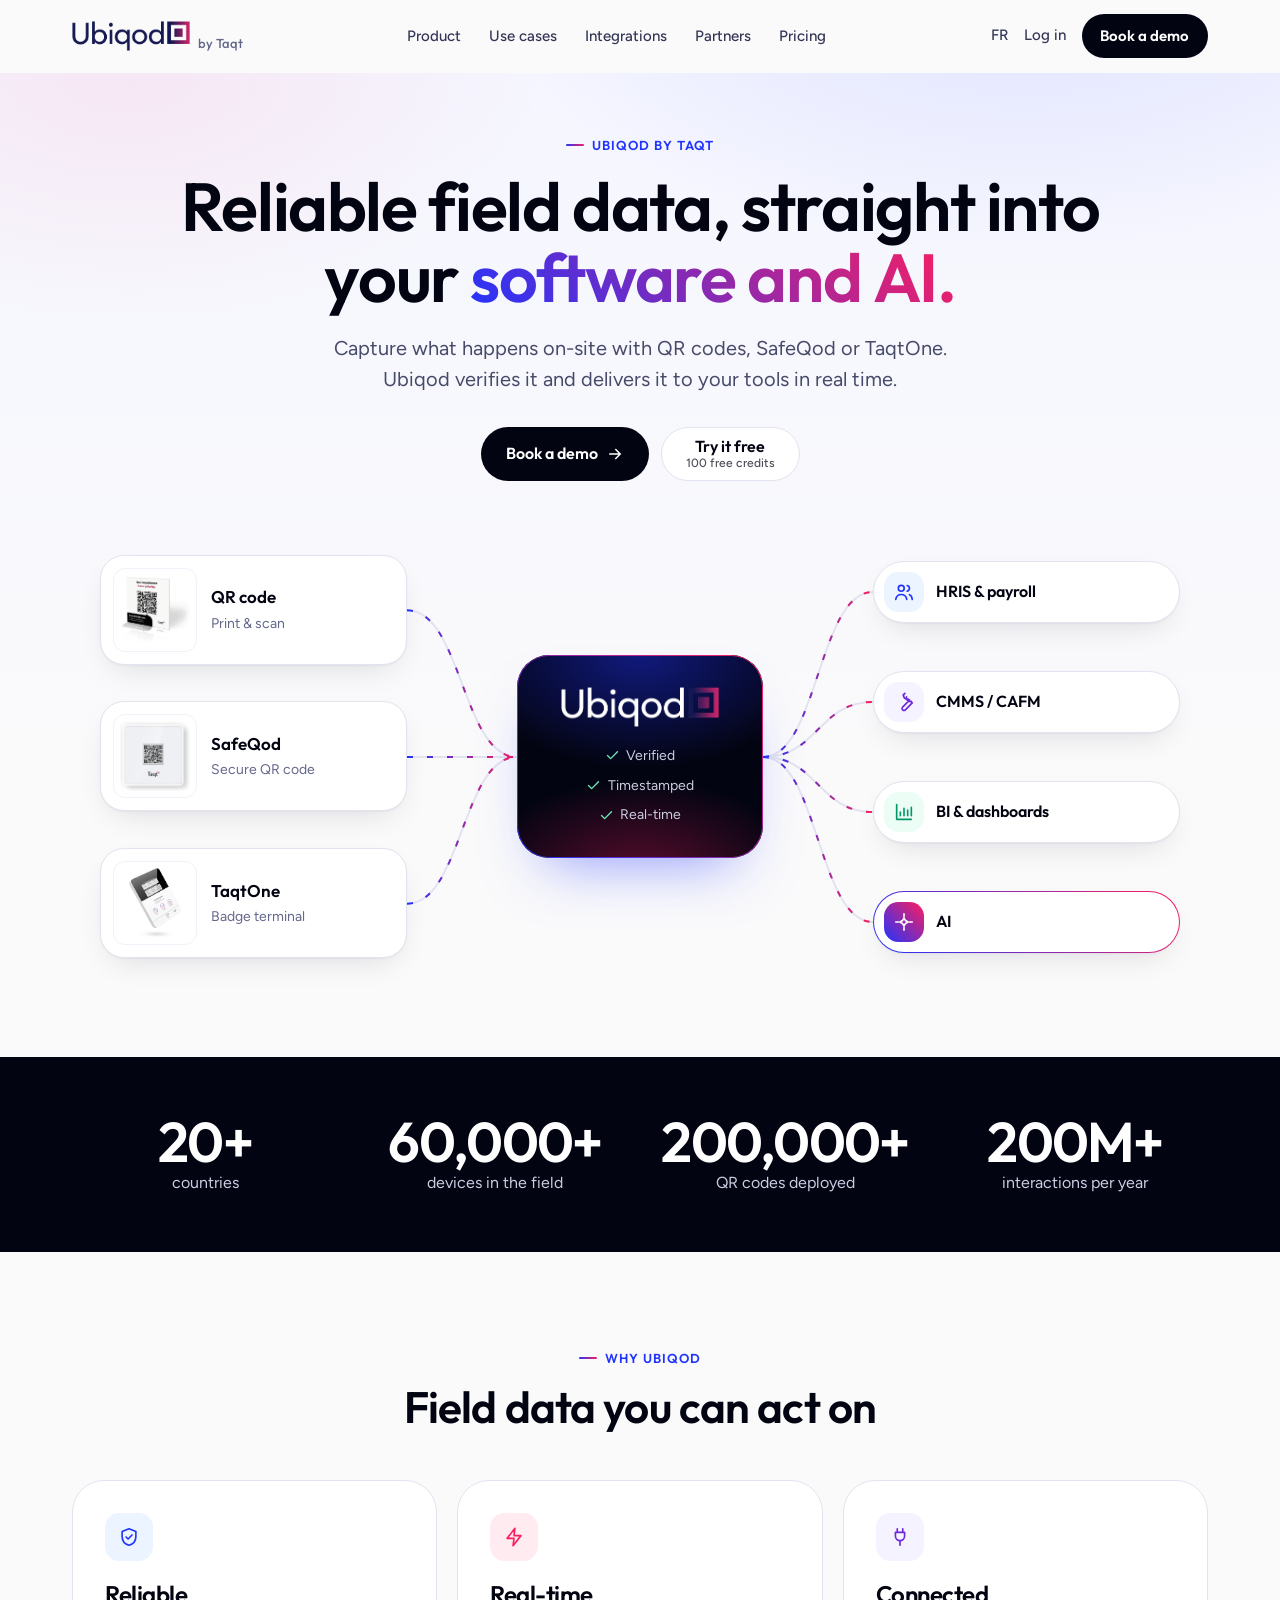
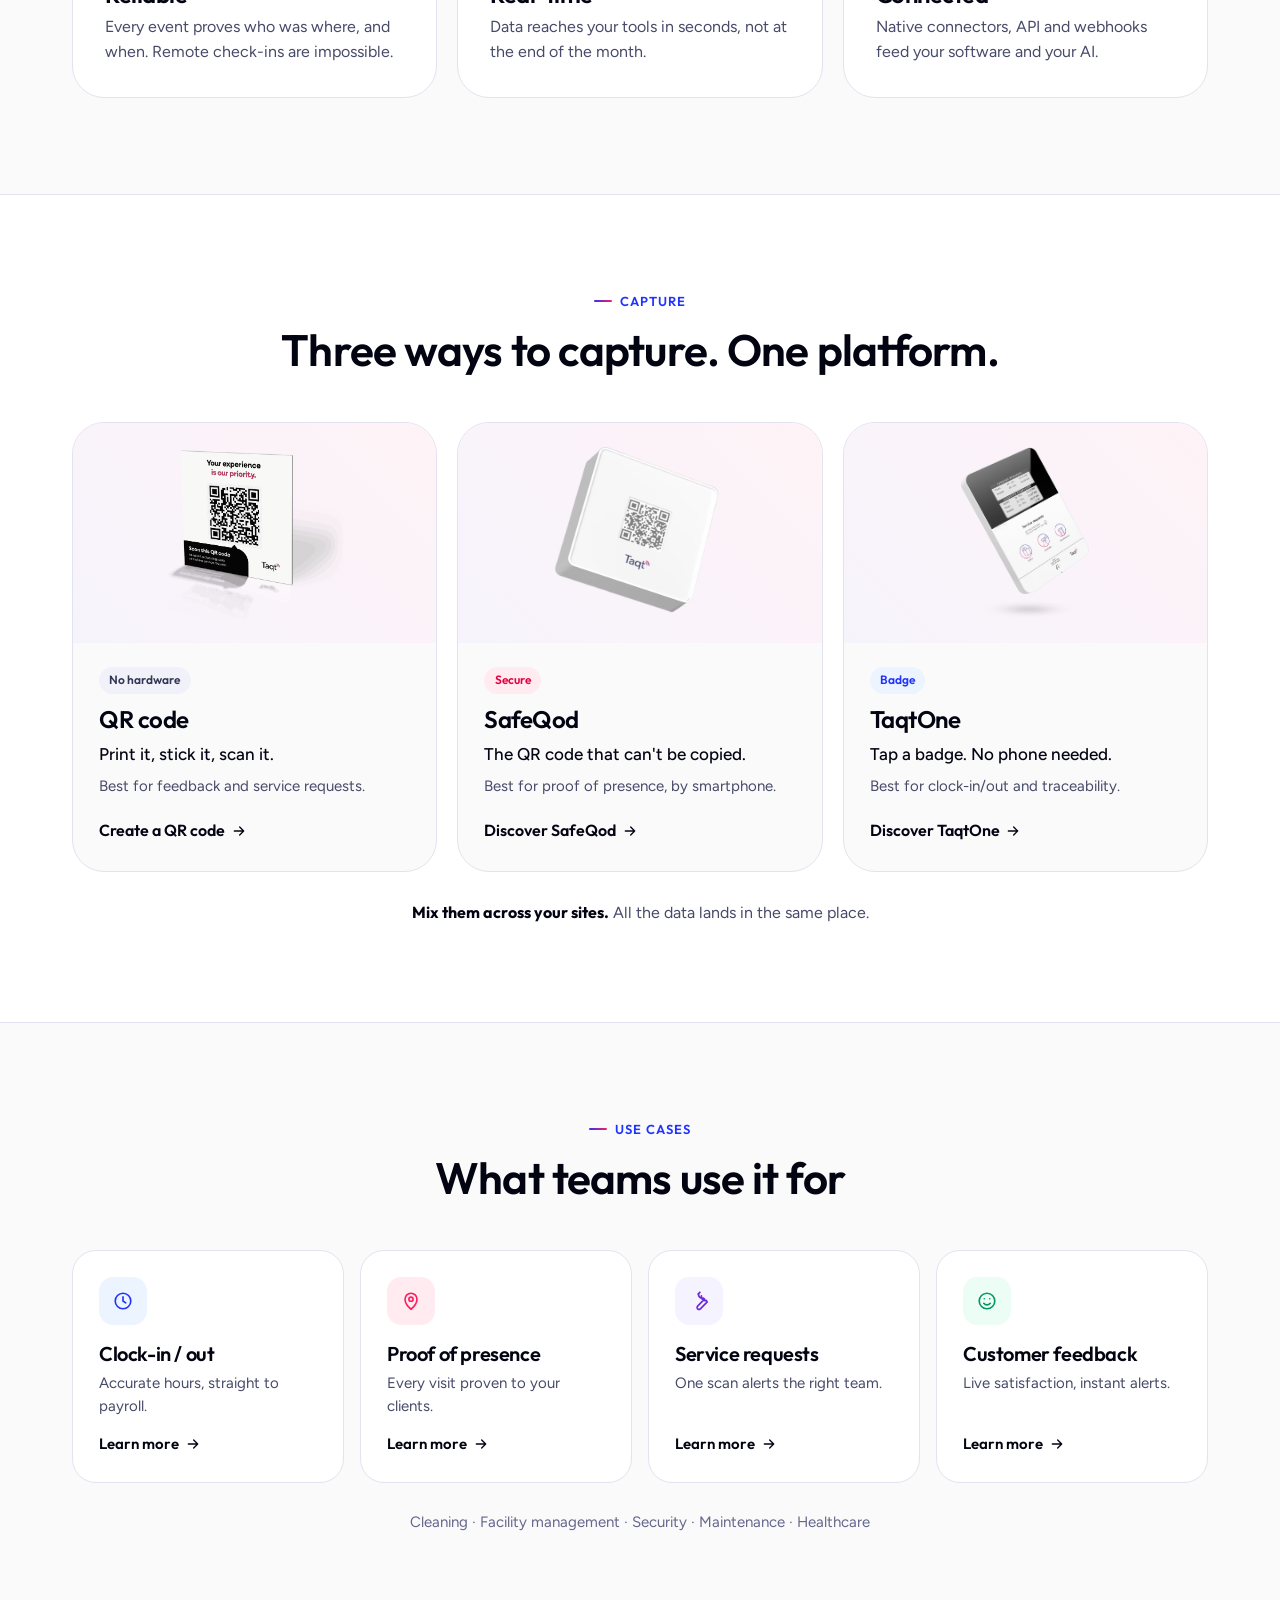
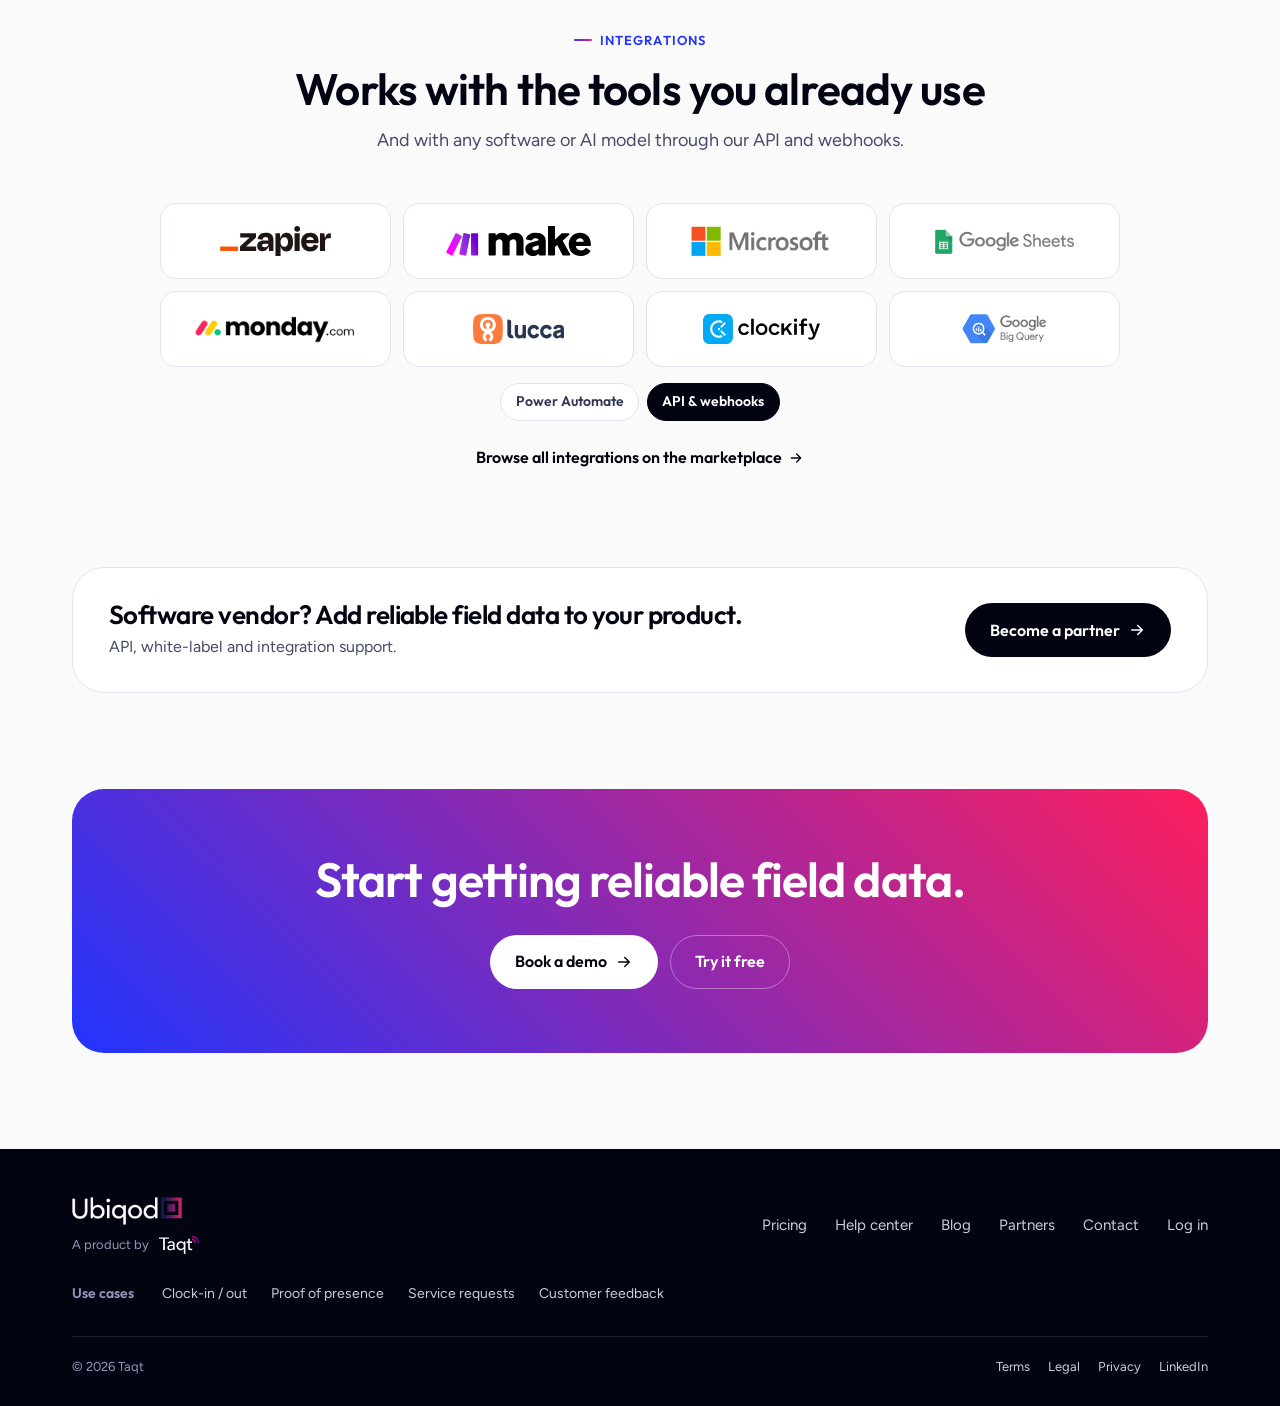
<file: index.html>
<!doctype html>
<html lang="en">
<head>
<meta charset="utf-8">
<meta name="viewport" content="width=device-width, initial-scale=1">
<title>Ubiqod · Reliable field data for your software and AI</title>
<meta name="description" content="Capture what happens on-site with QR codes, SafeQod or TaqtOne. Ubiqod verifies it and delivers it to your software and AI in real time.">
<link rel="icon" href="assets/favicon.png">
<link rel="canonical" href="https://www.ubiqod.com/">
<link rel="alternate" hreflang="en" href="https://www.ubiqod.com/">
<link rel="alternate" hreflang="fr" href="https://www.ubiqod.com/fr/">
<link rel="alternate" hreflang="x-default" href="https://www.ubiqod.com/">
<meta property="og:type" content="website">
<meta property="og:site_name" content="Ubiqod by Taqt">
<meta property="og:title" content="Ubiqod by Taqt · Reliable field data for your software and AI">
<meta property="og:description" content="Capture what happens on-site with QR codes, SafeQod or TaqtOne. Ubiqod verifies it and delivers it to your software and AI in real time.">
<meta property="og:url" content="https://www.ubiqod.com/">
<meta property="og:image" content="https://www.ubiqod.com/assets/og-ubiqod-en.png">
<meta property="og:image:width" content="1200">
<meta property="og:image:height" content="630">
<meta property="og:locale" content="en_US">
<meta property="og:locale:alternate" content="fr_FR">
<meta name="twitter:card" content="summary_large_image">
<meta name="google-site-verification" content="Re4YHYLtyLWynEGiuIB5rS6jJMjZytR59xHMOFkETwU" />
<link rel="preconnect" href="https://fonts.googleapis.com">
<link rel="preconnect" href="https://fonts.gstatic.com" crossorigin>
<link href="https://fonts.googleapis.com/css2?family=Outfit:wght@400;500;600;700&family=Figtree:wght@400;500;600&display=swap" rel="stylesheet">
<link rel="stylesheet" href="assets/styles.css">
<script type="application/ld+json">
{
  "@context": "https://schema.org",
  "@graph": [
    {
      "@type": "Organization",
      "@id": "https://www.ubiqod.com/#organization",
      "name": "Ubiqod by Taqt",
      "url": "https://www.ubiqod.com/",
      "logo": "https://www.ubiqod.com/assets/ubiqod-logo.png",
      "sameAs": ["https://www.linkedin.com/company/group-taqt/", "https://www.taqt.com/"]
    },
    {
      "@type": "WebSite",
      "@id": "https://www.ubiqod.com/#website",
      "url": "https://www.ubiqod.com/",
      "name": "Ubiqod",
      "inLanguage": ["en", "fr"],
      "publisher": {"@id": "https://www.ubiqod.com/#organization"}
    },
    {
      "@type": "SoftwareApplication",
      "@id": "https://www.ubiqod.com/#software",
      "name": "Ubiqod",
      "applicationCategory": "BusinessApplication",
      "operatingSystem": "Web",
      "url": "https://www.ubiqod.com/",
      "description": "Ubiqod captures field data with QR codes, SafeQod secure QR codes and TaqtOne NFC terminals, verifies it and delivers it in real time to HRIS, CMMS, BI tools and AI.",
      "publisher": {
        "@id": "https://www.ubiqod.com/#organization"
      },
      "offers": {
        "@type": "Offer",
        "price": "0",
        "priceCurrency": "EUR",
        "description": "100 free credits when you create your account, then pay per scan or per day with credits.",
        "url": "https://www.ubiqod.com/pricing/"
      }
    }
  ]
}
</script>
</head>
<body>

<svg width="0" height="0" style="position:absolute" aria-hidden="true">
  <symbol id="i-check" viewBox="0 0 24 24"><path fill="none" stroke="currentColor" stroke-width="2.2" stroke-linecap="round" stroke-linejoin="round" d="M20 6 9 17l-5-5"/></symbol>
  <symbol id="i-arrow" viewBox="0 0 24 24"><path fill="none" stroke="currentColor" stroke-width="2" stroke-linecap="round" stroke-linejoin="round" d="M5 12h14M13 6l6 6-6 6"/></symbol>
  <symbol id="i-menu" viewBox="0 0 24 24"><path fill="none" stroke="currentColor" stroke-width="2" stroke-linecap="round" d="M4 7h16M4 12h16M4 17h16"/></symbol>
  <symbol id="i-shield" viewBox="0 0 24 24"><g fill="none" stroke="currentColor" stroke-width="1.8" stroke-linecap="round" stroke-linejoin="round"><path d="M12 3 4.5 6v5.5c0 4.6 3.1 8.3 7.5 9.5 4.4-1.2 7.5-4.9 7.5-9.5V6L12 3Z"/><path d="m8.8 12 2.2 2.2 4.3-4.4"/></g></symbol>
  <symbol id="i-bolt" viewBox="0 0 24 24"><path fill="none" stroke="currentColor" stroke-width="1.8" stroke-linecap="round" stroke-linejoin="round" d="M13 2.5 4.5 13.5H12l-1 8 8.5-11H12l1-8Z"/></symbol>
  <symbol id="i-plug" viewBox="0 0 24 24"><g fill="none" stroke="currentColor" stroke-width="1.8" stroke-linecap="round" stroke-linejoin="round"><path d="M9 3v4M15 3v4M7 7h10v4a5 5 0 0 1-10 0V7ZM12 16v5"/></g></symbol>
  <symbol id="i-users" viewBox="0 0 24 24"><g fill="none" stroke="currentColor" stroke-width="1.8" stroke-linecap="round" stroke-linejoin="round"><circle cx="9" cy="8" r="3.2"/><path d="M3 20c.6-3.3 3-5.3 6-5.3s5.4 2 6 5.3"/><path d="M15.5 4.9a3.2 3.2 0 0 1 0 6.2M18 14.9c1.6.6 2.7 2.4 3 5.1"/></g></symbol>
  <symbol id="i-wrench" viewBox="0 0 24 24"><path fill="none" stroke="currentColor" stroke-width="1.8" stroke-linecap="round" stroke-linejoin="round" d="M14.7 6.3a4 4 0 0 0 5 5L21 13l-7.5 7.5a2.1 2.1 0 0 1-3-3L18 10l-1.3-1.3a4 4 0 0 1-5-5L13 2.5l-2 2"/></symbol>
  <symbol id="i-chart" viewBox="0 0 24 24"><g fill="none" stroke="currentColor" stroke-width="1.8" stroke-linecap="round"><path d="M4 20V4M4 20h16"/><path d="M8 16v-4M12 16V8M16 16v-6M20 16v-9"/></g></symbol>
  <symbol id="i-spark" viewBox="0 0 24 24"><g fill="none" stroke="currentColor" stroke-width="1.8" stroke-linecap="round" stroke-linejoin="round"><path d="M12 3v3M12 18v3M3 12h3M18 12h3"/><path d="M12 7.5 13.6 10.4 16.5 12l-2.9 1.6L12 16.5l-1.6-2.9L7.5 12l2.9-1.6L12 7.5Z"/></g></symbol>
  <symbol id="i-pin" viewBox="0 0 24 24"><g fill="none" stroke="currentColor" stroke-width="1.8" stroke-linecap="round" stroke-linejoin="round"><path d="M12 21s-6.5-5.6-6.5-11a6.5 6.5 0 0 1 13 0c0 5.4-6.5 11-6.5 11Z"/><circle cx="12" cy="10" r="2.3"/></g></symbol>
  <symbol id="i-clock" viewBox="0 0 24 24"><g fill="none" stroke="currentColor" stroke-width="1.8" stroke-linecap="round"><circle cx="12" cy="12" r="8.5"/><path d="M12 7.5V12l3 2"/></g></symbol>
  <symbol id="i-smile" viewBox="0 0 24 24"><g fill="none" stroke="currentColor" stroke-width="1.8" stroke-linecap="round"><circle cx="12" cy="12" r="8.5"/><path d="M8.5 14.5a4.5 4.5 0 0 0 7 0M9 9.5v.01M15 9.5v.01"/></g></symbol>
</svg>

<header class="header">
  <div class="wrap nav">
    <a href="./" class="logo" aria-label="Ubiqod by Taqt, home"><img class="logo-img" src="assets/ubiqod-logo.png" alt="Ubiqod" width="1321" height="336"><span class="logo-by">by Taqt</span></a>
    <ul class="nav-links" id="navlinks">
      <li><a href="#capture">Product</a></li>
      <li><a href="#use-cases">Use cases</a></li>
      <li><a href="#integrations">Integrations</a></li>
      <li><a href="#partners">Partners</a></li>
      <li><a href="pricing/">Pricing</a></li>
    </ul>
    <div class="nav-cta">
      <a class="nav-aux nav-lang" href="fr/" hreflang="fr" lang="fr">FR</a>
      <a class="nav-aux" href="https://app.ubiqod.com/">Log in</a>
      <a class="btn btn-primary btn-sm" href="https://www.taqt.com/contact">Book a demo</a>
      <button class="burger" aria-label="Menu" aria-expanded="false" aria-controls="navlinks"><svg><use href="#i-menu"/></svg></button>
    </div>
  </div>
</header>

<main>
  <!-- HERO -->
  <section class="hero">
    <div class="wrap">
      <span class="eyebrow">Ubiqod by Taqt</span>
      <h1>Reliable field data, straight into your <span class="grad-text">software and&nbsp;AI.</span></h1>
      <p class="sub">Capture what happens on-site with QR codes, SafeQod or TaqtOne. Ubiqod verifies it and delivers it to your tools in real time.</p>
      <div class="ctas">
        <a class="btn btn-primary" href="https://www.taqt.com/contact">Book a demo <svg><use href="#i-arrow"/></svg></a>
        <a class="btn btn-secondary btn-trial" href="https://app.ubiqod.com/auth/signup">Try it free<small>100 free credits</small></a>
      </div>

      <div class="flow" role="img" aria-label="QR codes, SafeQod and TaqtOne send data to Ubiqod, which delivers it to your HRIS, CMMS, BI tools and AI.">
        <div class="flow-col">
          <div class="src"><span class="thumb"><img src="assets/products/qr.png" alt="" width="603" height="577"></span><div><b>QR code</b><span>Print &amp; scan</span></div></div>
          <div class="src"><span class="thumb"><img src="assets/products/safeqod.png" alt="" width="601" height="591"></span><div><b>SafeQod</b><span>Secure QR code</span></div></div>
          <div class="src"><span class="thumb"><img src="assets/products/taqtone-3d.avif" alt="" width="1145" height="1537"></span><div><b>TaqtOne</b><span>Badge terminal</span></div></div>
        </div>
        <svg class="wire" viewBox="0 0 100 300" preserveAspectRatio="none" aria-hidden="true">
          <defs><linearGradient id="gL" gradientUnits="userSpaceOnUse" x1="0" y1="0" x2="100" y2="0"><stop offset="0" stop-color="#2134fe"/><stop offset="1" stop-color="#fe1e5d"/></linearGradient></defs>
          <path class="base" d="M0 50C50 50 50 150 100 150M0 150H100M0 250C50 250 50 150 100 150"/>
          <path class="pulse" stroke="url(#gL)" d="M0 50C50 50 50 150 100 150M0 150H100M0 250C50 250 50 150 100 150"/>
        </svg>
        <div class="flow-arrow" aria-hidden="true"><svg><use href="#i-arrow"/></svg></div>
        <div class="hub">
          <img class="hub-logo" src="assets/ubiqod-logo-white.png" alt="Ubiqod" width="1321" height="336">
          <ul>
            <li><svg><use href="#i-check"/></svg>Verified</li>
            <li><svg><use href="#i-check"/></svg>Timestamped</li>
            <li><svg><use href="#i-check"/></svg>Real-time</li>
          </ul>
        </div>
        <div class="flow-arrow" aria-hidden="true"><svg><use href="#i-arrow"/></svg></div>
        <svg class="wire" viewBox="0 0 100 400" preserveAspectRatio="none" aria-hidden="true">
          <defs><linearGradient id="gR" gradientUnits="userSpaceOnUse" x1="0" y1="0" x2="100" y2="0"><stop offset="0" stop-color="#2134fe"/><stop offset="1" stop-color="#fe1e5d"/></linearGradient></defs>
          <path class="base" d="M0 200C50 200 50 50 100 50M0 200C50 200 50 150 100 150M0 200C50 200 50 250 100 250M0 200C50 200 50 350 100 350"/>
          <path class="pulse" stroke="url(#gR)" d="M0 200C50 200 50 50 100 50M0 200C50 200 50 150 100 150M0 200C50 200 50 250 100 250M0 200C50 200 50 350 100 350"/>
        </svg>
        <div class="flow-col flow-dests">
          <div class="dest"><span class="ic ic-blue"><svg><use href="#i-users"/></svg></span>HRIS &amp; payroll</div>
          <div class="dest"><span class="ic ic-violet"><svg><use href="#i-wrench"/></svg></span>CMMS / CAFM</div>
          <div class="dest"><span class="ic ic-green"><svg><use href="#i-chart"/></svg></span>BI &amp; dashboards</div>
          <div class="dest dest-ai"><span class="ic ic-grad"><svg><use href="#i-spark"/></svg></span>AI</div>
        </div>
      </div>
    </div>
  </section>

  <!-- CHIFFRES (source : taqt.com) -->
  <div class="stats">
    <div class="wrap stats-grid">
      <div class="stat"><b>20+</b><span>countries</span></div>
      <div class="stat"><b>60,000+</b><span>devices in the field</span></div>
      <div class="stat"><b>200,000+</b><span>QR codes deployed</span></div>
      <div class="stat"><b>200M+</b><span>interactions per year</span></div>
    </div>
  </div>

  <!-- BÉNÉFICES -->
  <section>
    <div class="wrap">
      <div class="sec-head">
        <span class="eyebrow">Why Ubiqod</span>
        <h2 class="h2">Field data you can act on</h2>
      </div>
      <div class="cards3">
        <article class="benefit"><span class="ic ic-blue"><svg><use href="#i-shield"/></svg></span><h3>Reliable</h3><p>Every event proves who was where, and when. Remote check-ins are impossible.</p></article>
        <article class="benefit"><span class="ic ic-pink"><svg><use href="#i-bolt"/></svg></span><h3>Real-time</h3><p>Data reaches your tools in seconds, not at the end of the month.</p></article>
        <article class="benefit"><span class="ic ic-violet"><svg><use href="#i-plug"/></svg></span><h3>Connected</h3><p>Native connectors, API and webhooks feed your software and your AI.</p></article>
      </div>
    </div>
  </section>

  <!-- CAPTATION -->
  <section class="capture" id="capture">
    <div class="wrap">
      <div class="sec-head">
        <span class="eyebrow">Capture</span>
        <h2 class="h2">Three ways to capture. One platform.</h2>
      </div>
      <div class="cards3">
        <article class="prod">
          <div class="prod-img"><img src="assets/products/qr.png" alt="QR code sign" loading="lazy" width="603" height="577"></div>
          <div class="prod-body">
            <span class="tag tag-gray">No hardware</span>
            <h3>QR code</h3>
            <p class="pitch">Print it, stick it, scan it.</p>
            <p class="best">Best for feedback and service requests.</p>
            <a class="link" href="https://app.ubiqod.com/auth/signup">Create a QR code <svg><use href="#i-arrow"/></svg></a>
          </div>
        </article>
        <article class="prod">
          <div class="prod-img"><img src="assets/products/safeqod-3d.avif" alt="SafeQod device" loading="lazy" width="872" height="858"></div>
          <div class="prod-body">
            <span class="tag tag-pink">Secure</span>
            <h3>SafeQod</h3>
            <p class="pitch">The QR code that can't be copied.</p>
            <p class="best">Best for proof of presence, by smartphone.</p>
            <a class="link" href="https://www.taqt.com/products/safeqod">Discover SafeQod <svg><use href="#i-arrow"/></svg></a>
          </div>
        </article>
        <article class="prod">
          <div class="prod-img"><img src="assets/products/taqtone-3d.avif" alt="TaqtOne terminal" loading="lazy" width="1145" height="1537"></div>
          <div class="prod-body">
            <span class="tag tag-blue">Badge</span>
            <h3>TaqtOne</h3>
            <p class="pitch">Tap a badge. No phone needed.</p>
            <p class="best">Best for clock-in/out and traceability.</p>
            <a class="link" href="https://www.taqt.com/products/taqtone">Discover TaqtOne <svg><use href="#i-arrow"/></svg></a>
          </div>
        </article>
      </div>
      <p class="mix"><b>Mix them across your sites.</b> All the data lands in the same place.</p>
    </div>
  </section>

  <!-- CAS D'USAGE -->
  <section id="use-cases">
    <div class="wrap">
      <div class="sec-head">
        <span class="eyebrow">Use cases</span>
        <h2 class="h2">What teams use it for</h2>
      </div>
      <div class="cards4">
        <a class="uc uc-link" href="https://www.taqt.com/use-cases/clock-in-out"><span class="ic ic-blue"><svg><use href="#i-clock"/></svg></span><h3>Clock-in / out</h3><p>Accurate hours, straight to payroll.</p><span class="link">Learn more <svg><use href="#i-arrow"/></svg></span></a>
        <a class="uc uc-link" href="https://www.taqt.com/use-cases/traceability"><span class="ic ic-pink"><svg><use href="#i-pin"/></svg></span><h3>Proof of presence</h3><p>Every visit proven to your clients.</p><span class="link">Learn more <svg><use href="#i-arrow"/></svg></span></a>
        <a class="uc uc-link" href="https://www.taqt.com/use-cases/service-request"><span class="ic ic-violet"><svg><use href="#i-wrench"/></svg></span><h3>Service requests</h3><p>One scan alerts the right team.</p><span class="link">Learn more <svg><use href="#i-arrow"/></svg></span></a>
        <a class="uc uc-link" href="https://www.taqt.com/use-cases/satisfaction"><span class="ic ic-green"><svg><use href="#i-smile"/></svg></span><h3>Customer feedback</h3><p>Live satisfaction, instant alerts.</p><span class="link">Learn more <svg><use href="#i-arrow"/></svg></span></a>
      </div>
      <p class="sectors">Cleaning · Facility management · Security · Maintenance · Healthcare</p>
    </div>
  </section>

  <!-- INTÉGRATIONS -->
  <section id="integrations" style="padding-top:0">
    <div class="wrap">
      <div class="sec-head">
        <span class="eyebrow">Integrations</span>
        <h2 class="h2">Works with the tools you already use</h2>
        <p>And with any software or AI model through our API and webhooks.</p>
      </div>
      <div class="logos">
        <div><img src="assets/logos/zapier.svg" alt="Zapier" width="2500" height="676" loading="lazy"></div>
        <div><img src="assets/logos/make.svg" alt="Make" width="2500" height="515" loading="lazy"></div>
        <div><img src="assets/logos/microsoft.png" alt="Microsoft" width="1600" height="340" loading="lazy"></div>
        <div><img src="assets/logos/google-sheets.png" alt="Google Sheets" width="1600" height="345" loading="lazy"></div>
        <div><img src="assets/logos/monday.png" alt="monday.com" width="1600" height="296" loading="lazy"></div>
        <div><img src="assets/logos/lucca.svg" alt="Lucca" width="976" height="320" loading="lazy"></div>
        <div><img src="assets/logos/clockify.png" alt="Clockify" width="1600" height="407" loading="lazy"></div>
        <div><img src="assets/logos/bigquery.png" alt="Google BigQuery" width="1200" height="403" loading="lazy"></div>
      </div>
      <div class="chips">
        <span class="chip">Power Automate</span><span class="chip chip-strong">API &amp; webhooks</span>
      </div>
      <p style="text-align:center;margin-top:24px">
        <a class="link" href="https://partners.taqt.com/en">Browse all integrations on the marketplace <svg><use href="#i-arrow"/></svg></a>
      </p>
    </div>
  </section>

  <!-- PARTENAIRES -->
  <section id="partners" style="padding-top:0">
    <div class="wrap">
      <div class="partner">
        <div>
          <h3>Software vendor? Add reliable field data to your product.</h3>
          <p>API, white-label and integration support.</p>
        </div>
        <a class="btn btn-primary" href="https://www.taqt.com/partner">Become a partner <svg><use href="#i-arrow"/></svg></a>
      </div>
    </div>
  </section>

  <!-- CTA FINAL -->
  <div class="final">
    <div class="wrap">
      <div class="final-box">
        <h2>Start getting reliable field data.</h2>
        <div class="ctas">
          <a class="btn btn-light" href="https://www.taqt.com/contact">Book a demo <svg><use href="#i-arrow"/></svg></a>
          <a class="btn btn-ghost" href="https://app.ubiqod.com/auth/signup">Try it free</a>
        </div>
      </div>
    </div>
  </div>
</main>

<footer class="footer">
  <div class="wrap">
    <div class="foot-top">
      <div>
        <img class="foot-logo" src="assets/ubiqod-logo-white.png" alt="Ubiqod" width="1321" height="336" loading="lazy">
        <div class="foot-taqt"><span>A product by</span><img src="assets/taqt-logo-white.svg" alt="Taqt" width="40" height="18" loading="lazy"></div>
      </div>
      <ul class="foot-links">
        <li><a href="pricing/">Pricing</a></li>
        <li><a href="https://help.taqt.com/portal/en/kb/ubiqod">Help center</a></li>
        <li><a href="https://www.taqt.com/articles">Blog</a></li>
        <li><a href="https://www.taqt.com/partner">Partners</a></li>
        <li><a href="https://www.taqt.com/contact">Contact</a></li>
        <li><a href="https://app.ubiqod.com/">Log in</a></li>
      </ul>
    </div>
    <div class="foot-uc"><span>Use cases</span><ul><li><a href="https://www.taqt.com/use-cases/clock-in-out">Clock-in / out</a></li><li><a href="https://www.taqt.com/use-cases/traceability">Proof of presence</a></li><li><a href="https://www.taqt.com/use-cases/service-request">Service requests</a></li><li><a href="https://www.taqt.com/use-cases/satisfaction">Customer feedback</a></li></ul></div>
    <div class="foot-bottom">
      <span>© 2026 Taqt</span>
      <div><a href="https://www.taqt.com/terms">Terms</a><a href="https://www.taqt.com/legal">Legal</a><a href="https://www.iubenda.com/privacy-policy/50772884">Privacy</a><a href="https://www.linkedin.com/company/group-taqt/">LinkedIn</a></div>
    </div>
  </div>
</footer>

<script src="assets/main.js"></script>
</body>
</html>
</file>
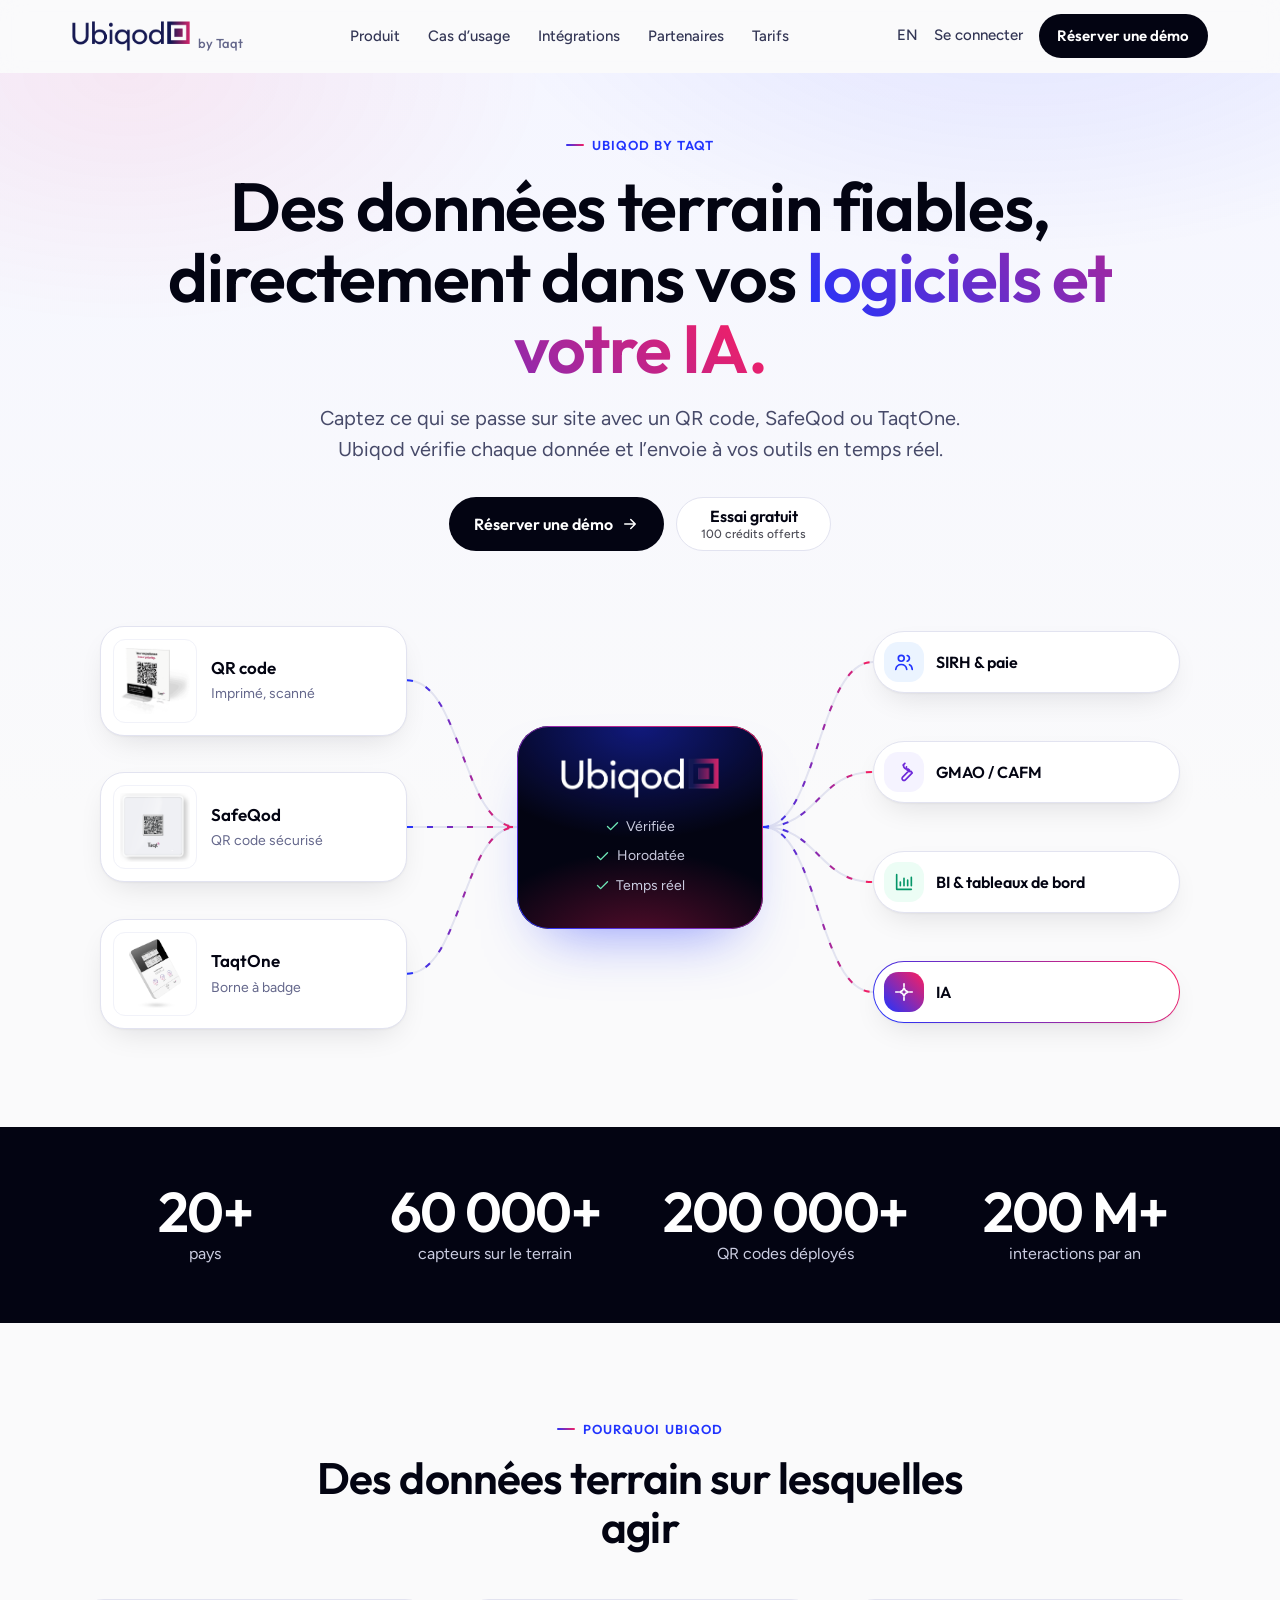
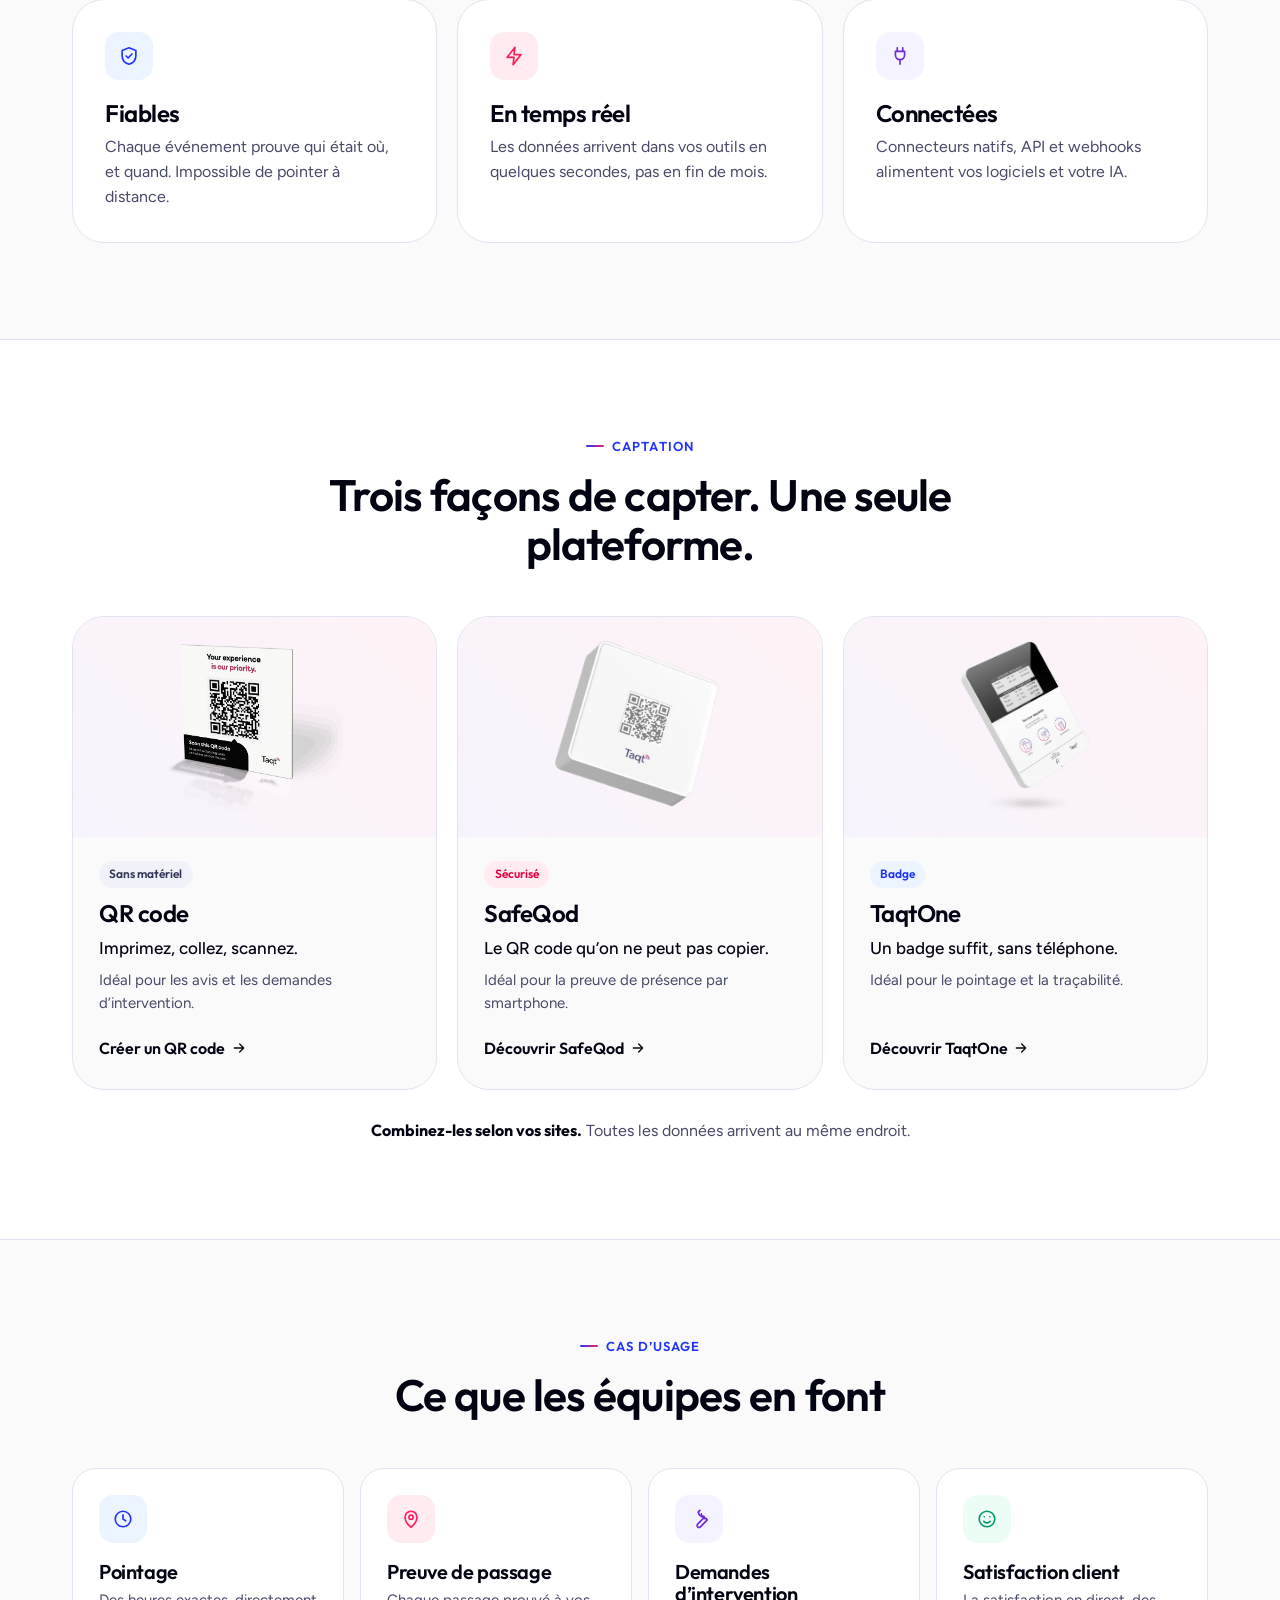
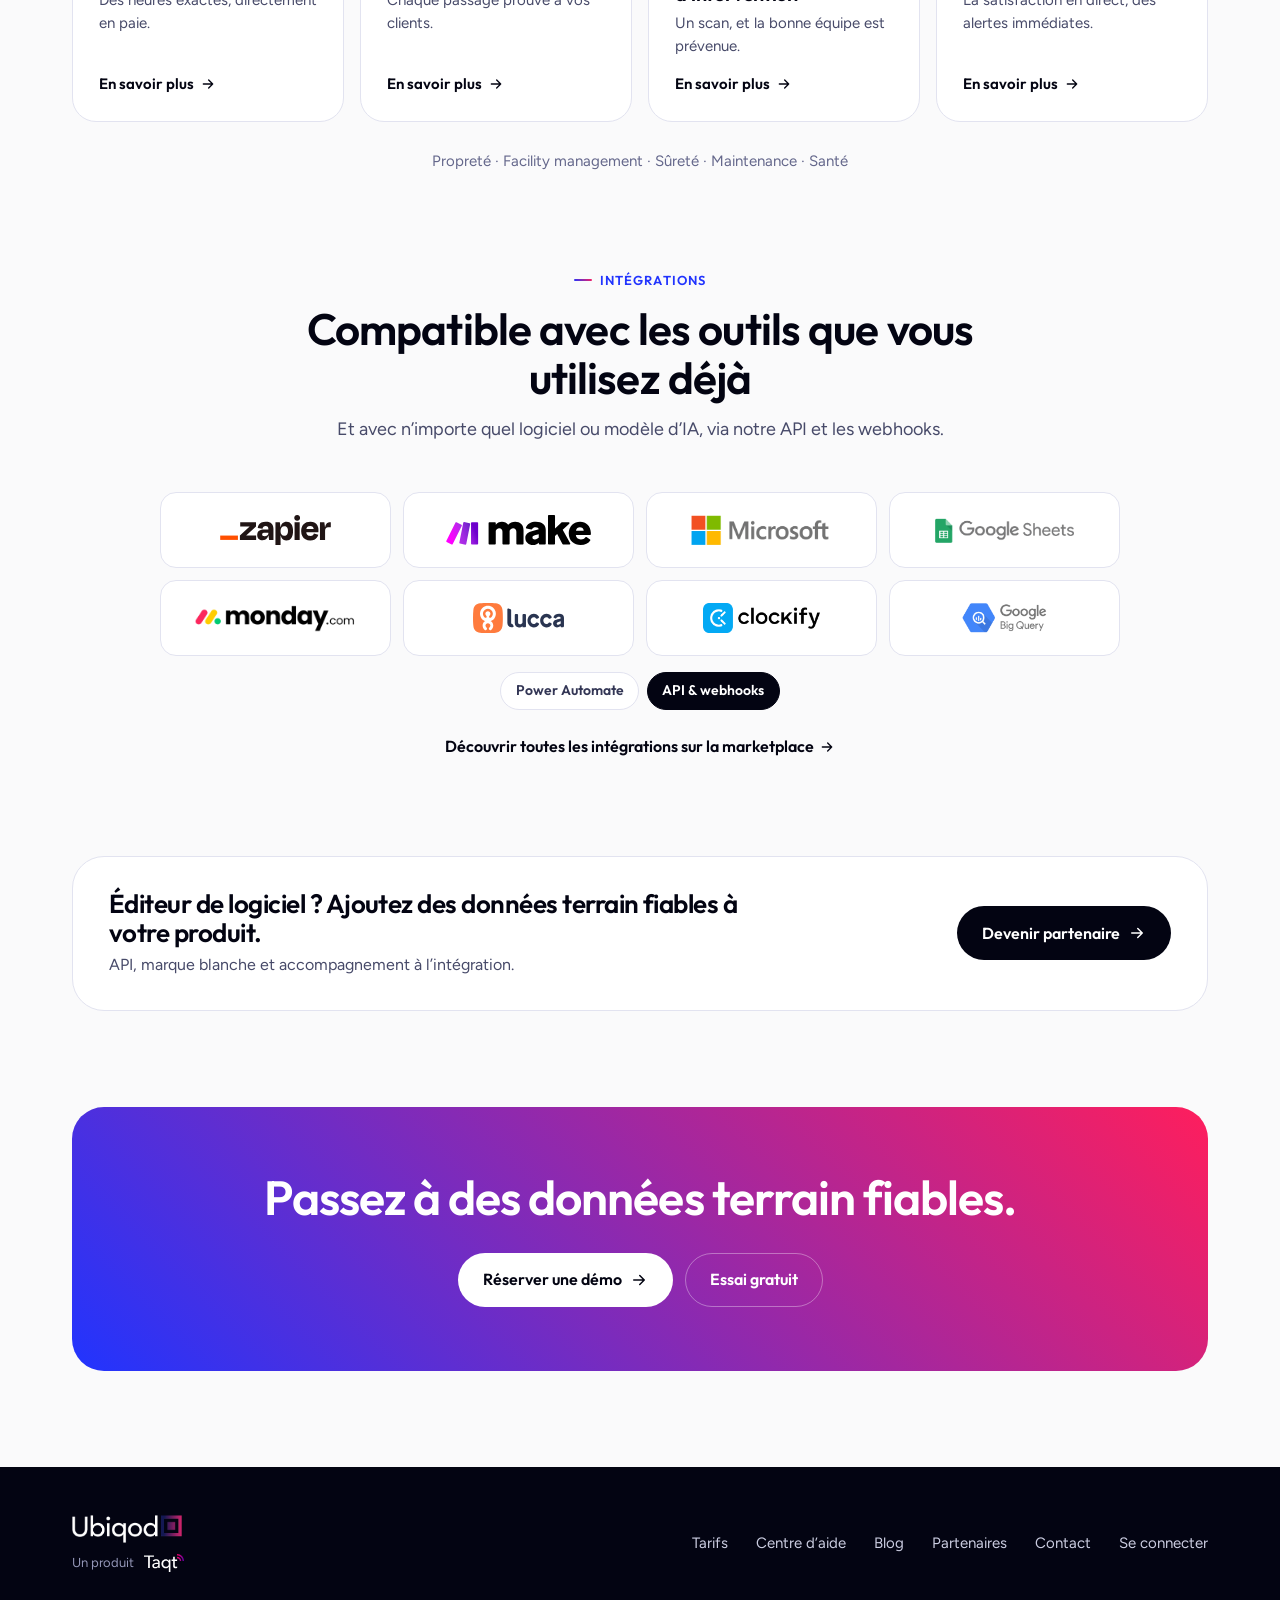
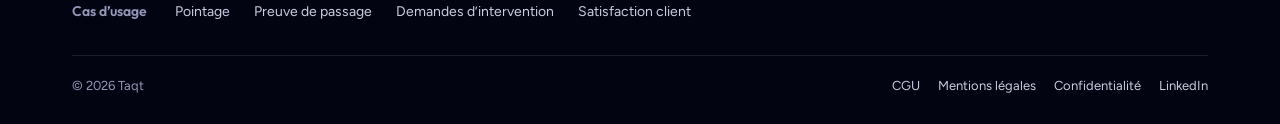
<file: fr/index.html>
<!doctype html>
<html lang="fr">
<head>
<meta charset="utf-8">
<meta name="viewport" content="width=device-width, initial-scale=1">
<title>Ubiqod by Taqt · Des données terrain fiables pour vos logiciels et votre IA</title>
<meta name="description" content="Captez ce qui se passe sur site avec un QR code, SafeQod ou TaqtOne. Ubiqod vérifie chaque donnée et l’envoie à vos logiciels et à votre IA en temps réel.">
<link rel="icon" href="../assets/favicon.png">
<link rel="canonical" href="https://www.ubiqod.com/fr/">
<link rel="alternate" hreflang="en" href="https://www.ubiqod.com/">
<link rel="alternate" hreflang="fr" href="https://www.ubiqod.com/fr/">
<link rel="alternate" hreflang="x-default" href="https://www.ubiqod.com/">
<meta property="og:type" content="website">
<meta property="og:site_name" content="Ubiqod by Taqt">
<meta property="og:title" content="Ubiqod by Taqt · Des données terrain fiables pour vos logiciels et votre IA">
<meta property="og:description" content="Captez ce qui se passe sur site avec un QR code, SafeQod ou TaqtOne. Ubiqod vérifie chaque donnée et l’envoie à vos logiciels et à votre IA en temps réel.">
<meta property="og:url" content="https://www.ubiqod.com/fr/">
<meta property="og:image" content="https://www.ubiqod.com/assets/og-ubiqod-fr.png">
<meta property="og:image:width" content="1200">
<meta property="og:image:height" content="630">
<meta property="og:locale" content="fr_FR">
<meta property="og:locale:alternate" content="en_US">
<meta name="twitter:card" content="summary_large_image">
<link rel="preconnect" href="https://fonts.googleapis.com">
<link rel="preconnect" href="https://fonts.gstatic.com" crossorigin>
<link href="https://fonts.googleapis.com/css2?family=Outfit:wght@400;500;600;700&family=Figtree:wght@400;500;600&display=swap" rel="stylesheet">
<link rel="stylesheet" href="../assets/styles.css">
<script type="application/ld+json">
{
  "@context": "https://schema.org",
  "@graph": [
    {
      "@type": "Organization",
      "@id": "https://www.ubiqod.com/#organization",
      "name": "Ubiqod by Taqt",
      "url": "https://www.ubiqod.com/",
      "logo": "https://www.ubiqod.com/assets/ubiqod-logo.png",
      "sameAs": ["https://www.linkedin.com/company/group-taqt/", "https://www.taqt.com/"]
    },
    {
      "@type": "WebSite",
      "@id": "https://www.ubiqod.com/#website",
      "url": "https://www.ubiqod.com/",
      "name": "Ubiqod",
      "inLanguage": ["en", "fr"],
      "publisher": {"@id": "https://www.ubiqod.com/#organization"}
    },
    {
      "@type": "SoftwareApplication",
      "@id": "https://www.ubiqod.com/#software",
      "name": "Ubiqod",
      "applicationCategory": "BusinessApplication",
      "operatingSystem": "Web",
      "url": "https://www.ubiqod.com/",
      "description": "Ubiqod captures field data with QR codes, SafeQod secure QR codes and TaqtOne NFC terminals, verifies it and delivers it in real time to HRIS, CMMS, BI tools and AI.",
      "publisher": {
        "@id": "https://www.ubiqod.com/#organization"
      },
      "offers": {
        "@type": "Offer",
        "price": "0",
        "priceCurrency": "EUR",
        "description": "100 free credits when you create your account, then pay per scan or per day with credits.",
        "url": "https://www.ubiqod.com/pricing/"
      }
    }
  ]
}
</script>
</head>
<body>

<svg width="0" height="0" style="position:absolute" aria-hidden="true">
  <symbol id="i-check" viewBox="0 0 24 24"><path fill="none" stroke="currentColor" stroke-width="2.2" stroke-linecap="round" stroke-linejoin="round" d="M20 6 9 17l-5-5"/></symbol>
  <symbol id="i-arrow" viewBox="0 0 24 24"><path fill="none" stroke="currentColor" stroke-width="2" stroke-linecap="round" stroke-linejoin="round" d="M5 12h14M13 6l6 6-6 6"/></symbol>
  <symbol id="i-menu" viewBox="0 0 24 24"><path fill="none" stroke="currentColor" stroke-width="2" stroke-linecap="round" d="M4 7h16M4 12h16M4 17h16"/></symbol>
  <symbol id="i-shield" viewBox="0 0 24 24"><g fill="none" stroke="currentColor" stroke-width="1.8" stroke-linecap="round" stroke-linejoin="round"><path d="M12 3 4.5 6v5.5c0 4.6 3.1 8.3 7.5 9.5 4.4-1.2 7.5-4.9 7.5-9.5V6L12 3Z"/><path d="m8.8 12 2.2 2.2 4.3-4.4"/></g></symbol>
  <symbol id="i-bolt" viewBox="0 0 24 24"><path fill="none" stroke="currentColor" stroke-width="1.8" stroke-linecap="round" stroke-linejoin="round" d="M13 2.5 4.5 13.5H12l-1 8 8.5-11H12l1-8Z"/></symbol>
  <symbol id="i-plug" viewBox="0 0 24 24"><g fill="none" stroke="currentColor" stroke-width="1.8" stroke-linecap="round" stroke-linejoin="round"><path d="M9 3v4M15 3v4M7 7h10v4a5 5 0 0 1-10 0V7ZM12 16v5"/></g></symbol>
  <symbol id="i-users" viewBox="0 0 24 24"><g fill="none" stroke="currentColor" stroke-width="1.8" stroke-linecap="round" stroke-linejoin="round"><circle cx="9" cy="8" r="3.2"/><path d="M3 20c.6-3.3 3-5.3 6-5.3s5.4 2 6 5.3"/><path d="M15.5 4.9a3.2 3.2 0 0 1 0 6.2M18 14.9c1.6.6 2.7 2.4 3 5.1"/></g></symbol>
  <symbol id="i-wrench" viewBox="0 0 24 24"><path fill="none" stroke="currentColor" stroke-width="1.8" stroke-linecap="round" stroke-linejoin="round" d="M14.7 6.3a4 4 0 0 0 5 5L21 13l-7.5 7.5a2.1 2.1 0 0 1-3-3L18 10l-1.3-1.3a4 4 0 0 1-5-5L13 2.5l-2 2"/></symbol>
  <symbol id="i-chart" viewBox="0 0 24 24"><g fill="none" stroke="currentColor" stroke-width="1.8" stroke-linecap="round"><path d="M4 20V4M4 20h16"/><path d="M8 16v-4M12 16V8M16 16v-6M20 16v-9"/></g></symbol>
  <symbol id="i-spark" viewBox="0 0 24 24"><g fill="none" stroke="currentColor" stroke-width="1.8" stroke-linecap="round" stroke-linejoin="round"><path d="M12 3v3M12 18v3M3 12h3M18 12h3"/><path d="M12 7.5 13.6 10.4 16.5 12l-2.9 1.6L12 16.5l-1.6-2.9L7.5 12l2.9-1.6L12 7.5Z"/></g></symbol>
  <symbol id="i-pin" viewBox="0 0 24 24"><g fill="none" stroke="currentColor" stroke-width="1.8" stroke-linecap="round" stroke-linejoin="round"><path d="M12 21s-6.5-5.6-6.5-11a6.5 6.5 0 0 1 13 0c0 5.4-6.5 11-6.5 11Z"/><circle cx="12" cy="10" r="2.3"/></g></symbol>
  <symbol id="i-clock" viewBox="0 0 24 24"><g fill="none" stroke="currentColor" stroke-width="1.8" stroke-linecap="round"><circle cx="12" cy="12" r="8.5"/><path d="M12 7.5V12l3 2"/></g></symbol>
  <symbol id="i-smile" viewBox="0 0 24 24"><g fill="none" stroke="currentColor" stroke-width="1.8" stroke-linecap="round"><circle cx="12" cy="12" r="8.5"/><path d="M8.5 14.5a4.5 4.5 0 0 0 7 0M9 9.5v.01M15 9.5v.01"/></g></symbol>
</svg>

<header class="header">
  <div class="wrap nav">
    <a href="../fr/" class="logo" aria-label="Ubiqod by Taqt, accueil"><img class="logo-img" src="../assets/ubiqod-logo.png" alt="Ubiqod" width="1321" height="336"><span class="logo-by">by Taqt</span></a>
    <ul class="nav-links" id="navlinks">
      <li><a href="#capture">Produit</a></li>
      <li><a href="#use-cases">Cas d’usage</a></li>
      <li><a href="#integrations">Intégrations</a></li>
      <li><a href="#partners">Partenaires</a></li>
      <li><a href="../fr/tarifs/">Tarifs</a></li>
    </ul>
    <div class="nav-cta">
      <a class="nav-aux nav-lang" href="../" hreflang="en" lang="en">EN</a>
      <a class="nav-aux" href="https://app.ubiqod.com/">Se connecter</a>
      <a class="btn btn-primary btn-sm" href="https://www.taqt.com/fr/contact">Réserver une démo</a>
      <button class="burger" aria-label="Menu" aria-expanded="false" aria-controls="navlinks"><svg><use href="#i-menu"/></svg></button>
    </div>
  </div>
</header>

<main>
  <!-- HERO -->
  <section class="hero">
    <div class="wrap">
      <span class="eyebrow">Ubiqod by Taqt</span>
      <h1>Des données terrain fiables, directement dans vos <span class="grad-text">logiciels et votre&nbsp;IA.</span></h1>
      <p class="sub">Captez ce qui se passe sur site avec un QR code, SafeQod ou TaqtOne. Ubiqod vérifie chaque donnée et l’envoie à vos outils en temps réel.</p>
      <div class="ctas">
        <a class="btn btn-primary" href="https://www.taqt.com/fr/contact">Réserver une démo <svg><use href="#i-arrow"/></svg></a>
        <a class="btn btn-secondary btn-trial" href="https://app.ubiqod.com/auth/signup">Essai gratuit<small>100 crédits offerts</small></a>
      </div>

      <div class="flow" role="img" aria-label="QR codes, SafeQod et TaqtOne envoient leurs données à Ubiqod, qui les transmet à votre SIRH, votre GMAO, vos outils de BI et votre IA.">
        <div class="flow-col">
          <div class="src"><span class="thumb"><img src="../assets/products/qr.png" alt="" width="603" height="577"></span><div><b>QR code</b><span>Imprimé, scanné</span></div></div>
          <div class="src"><span class="thumb"><img src="../assets/products/safeqod.png" alt="" width="601" height="591"></span><div><b>SafeQod</b><span>QR code sécurisé</span></div></div>
          <div class="src"><span class="thumb"><img src="../assets/products/taqtone-3d.avif" alt="" width="1145" height="1537"></span><div><b>TaqtOne</b><span>Borne à badge</span></div></div>
        </div>
        <svg class="wire" viewBox="0 0 100 300" preserveAspectRatio="none" aria-hidden="true">
          <defs><linearGradient id="gL" gradientUnits="userSpaceOnUse" x1="0" y1="0" x2="100" y2="0"><stop offset="0" stop-color="#2134fe"/><stop offset="1" stop-color="#fe1e5d"/></linearGradient></defs>
          <path class="base" d="M0 50C50 50 50 150 100 150M0 150H100M0 250C50 250 50 150 100 150"/>
          <path class="pulse" stroke="url(#gL)" d="M0 50C50 50 50 150 100 150M0 150H100M0 250C50 250 50 150 100 150"/>
        </svg>
        <div class="flow-arrow" aria-hidden="true"><svg><use href="#i-arrow"/></svg></div>
        <div class="hub">
          <img class="hub-logo" src="../assets/ubiqod-logo-white.png" alt="Ubiqod" width="1321" height="336">
          <ul>
            <li><svg><use href="#i-check"/></svg>Vérifiée</li>
            <li><svg><use href="#i-check"/></svg>Horodatée</li>
            <li><svg><use href="#i-check"/></svg>Temps réel</li>
          </ul>
        </div>
        <div class="flow-arrow" aria-hidden="true"><svg><use href="#i-arrow"/></svg></div>
        <svg class="wire" viewBox="0 0 100 400" preserveAspectRatio="none" aria-hidden="true">
          <defs><linearGradient id="gR" gradientUnits="userSpaceOnUse" x1="0" y1="0" x2="100" y2="0"><stop offset="0" stop-color="#2134fe"/><stop offset="1" stop-color="#fe1e5d"/></linearGradient></defs>
          <path class="base" d="M0 200C50 200 50 50 100 50M0 200C50 200 50 150 100 150M0 200C50 200 50 250 100 250M0 200C50 200 50 350 100 350"/>
          <path class="pulse" stroke="url(#gR)" d="M0 200C50 200 50 50 100 50M0 200C50 200 50 150 100 150M0 200C50 200 50 250 100 250M0 200C50 200 50 350 100 350"/>
        </svg>
        <div class="flow-col flow-dests">
          <div class="dest"><span class="ic ic-blue"><svg><use href="#i-users"/></svg></span>SIRH &amp; paie</div>
          <div class="dest"><span class="ic ic-violet"><svg><use href="#i-wrench"/></svg></span>GMAO / CAFM</div>
          <div class="dest"><span class="ic ic-green"><svg><use href="#i-chart"/></svg></span>BI &amp; tableaux de bord</div>
          <div class="dest dest-ai"><span class="ic ic-grad"><svg><use href="#i-spark"/></svg></span>IA</div>
        </div>
      </div>
    </div>
  </section>

  <!-- CHIFFRES (source : taqt.com) -->
  <div class="stats">
    <div class="wrap stats-grid">
      <div class="stat"><b>20+</b><span>pays</span></div>
      <div class="stat"><b>60&nbsp;000+</b><span>capteurs sur le terrain</span></div>
      <div class="stat"><b>200&nbsp;000+</b><span>QR codes déployés</span></div>
      <div class="stat"><b>200&nbsp;M+</b><span>interactions par an</span></div>
    </div>
  </div>

  <!-- BÉNÉFICES -->
  <section>
    <div class="wrap">
      <div class="sec-head">
        <span class="eyebrow">Pourquoi Ubiqod</span>
        <h2 class="h2">Des données terrain sur lesquelles agir</h2>
      </div>
      <div class="cards3">
        <article class="benefit"><span class="ic ic-blue"><svg><use href="#i-shield"/></svg></span><h3>Fiables</h3><p>Chaque événement prouve qui était où, et quand. Impossible de pointer à distance.</p></article>
        <article class="benefit"><span class="ic ic-pink"><svg><use href="#i-bolt"/></svg></span><h3>En temps réel</h3><p>Les données arrivent dans vos outils en quelques secondes, pas en fin de mois.</p></article>
        <article class="benefit"><span class="ic ic-violet"><svg><use href="#i-plug"/></svg></span><h3>Connectées</h3><p>Connecteurs natifs, API et webhooks alimentent vos logiciels et votre IA.</p></article>
      </div>
    </div>
  </section>

  <!-- CAPTATION -->
  <section class="capture" id="capture">
    <div class="wrap">
      <div class="sec-head">
        <span class="eyebrow">Captation</span>
        <h2 class="h2">Trois façons de capter. Une seule plateforme.</h2>
      </div>
      <div class="cards3">
        <article class="prod">
          <div class="prod-img"><img src="../assets/products/qr.png" alt="Affichette QR code" loading="lazy" width="603" height="577"></div>
          <div class="prod-body">
            <span class="tag tag-gray">Sans matériel</span>
            <h3>QR code</h3>
            <p class="pitch">Imprimez, collez, scannez.</p>
            <p class="best">Idéal pour les avis et les demandes d’intervention.</p>
            <a class="link" href="https://app.ubiqod.com/auth/signup">Créer un QR code <svg><use href="#i-arrow"/></svg></a>
          </div>
        </article>
        <article class="prod">
          <div class="prod-img"><img src="../assets/products/safeqod-3d.avif" alt="Boîtier SafeQod" loading="lazy" width="872" height="858"></div>
          <div class="prod-body">
            <span class="tag tag-pink">Sécurisé</span>
            <h3>SafeQod</h3>
            <p class="pitch">Le QR code qu’on ne peut pas copier.</p>
            <p class="best">Idéal pour la preuve de présence par smartphone.</p>
            <a class="link" href="https://www.taqt.com/fr/products/safeqod">Découvrir SafeQod <svg><use href="#i-arrow"/></svg></a>
          </div>
        </article>
        <article class="prod">
          <div class="prod-img"><img src="../assets/products/taqtone-3d.avif" alt="Borne TaqtOne" loading="lazy" width="1145" height="1537"></div>
          <div class="prod-body">
            <span class="tag tag-blue">Badge</span>
            <h3>TaqtOne</h3>
            <p class="pitch">Un badge suffit, sans téléphone.</p>
            <p class="best">Idéal pour le pointage et la traçabilité.</p>
            <a class="link" href="https://www.taqt.com/fr/products/taqtone">Découvrir TaqtOne <svg><use href="#i-arrow"/></svg></a>
          </div>
        </article>
      </div>
      <p class="mix"><b>Combinez-les selon vos sites.</b> Toutes les données arrivent au même endroit.</p>
    </div>
  </section>

  <!-- CAS D'USAGE -->
  <section id="use-cases">
    <div class="wrap">
      <div class="sec-head">
        <span class="eyebrow">Cas d’usage</span>
        <h2 class="h2">Ce que les équipes en font</h2>
      </div>
      <div class="cards4">
        <a class="uc uc-link" href="https://www.taqt.com/fr/use-cases/pointage"><span class="ic ic-blue"><svg><use href="#i-clock"/></svg></span><h3>Pointage</h3><p>Des heures exactes, directement en paie.</p><span class="link">En savoir plus <svg><use href="#i-arrow"/></svg></span></a>
        <a class="uc uc-link" href="https://www.taqt.com/fr/use-cases/tracabilite"><span class="ic ic-pink"><svg><use href="#i-pin"/></svg></span><h3>Preuve de passage</h3><p>Chaque passage prouvé à vos clients.</p><span class="link">En savoir plus <svg><use href="#i-arrow"/></svg></span></a>
        <a class="uc uc-link" href="https://www.taqt.com/fr/use-cases/demandes-intervention"><span class="ic ic-violet"><svg><use href="#i-wrench"/></svg></span><h3>Demandes d’intervention</h3><p>Un scan, et la bonne équipe est prévenue.</p><span class="link">En savoir plus <svg><use href="#i-arrow"/></svg></span></a>
        <a class="uc uc-link" href="https://www.taqt.com/fr/use-cases/satisfaction"><span class="ic ic-green"><svg><use href="#i-smile"/></svg></span><h3>Satisfaction client</h3><p>La satisfaction en direct, des alertes immédiates.</p><span class="link">En savoir plus <svg><use href="#i-arrow"/></svg></span></a>
      </div>
      <p class="sectors">Propreté · Facility management · Sûreté · Maintenance · Santé</p>
    </div>
  </section>

  <!-- INTÉGRATIONS -->
  <section id="integrations" style="padding-top:0">
    <div class="wrap">
      <div class="sec-head">
        <span class="eyebrow">Intégrations</span>
        <h2 class="h2">Compatible avec les outils que vous utilisez déjà</h2>
        <p>Et avec n’importe quel logiciel ou modèle d’IA, via notre API et les webhooks.</p>
      </div>
      <div class="logos">
        <div><img src="../assets/logos/zapier.svg" alt="Zapier" width="2500" height="676" loading="lazy"></div>
        <div><img src="../assets/logos/make.svg" alt="Make" width="2500" height="515" loading="lazy"></div>
        <div><img src="../assets/logos/microsoft.png" alt="Microsoft" width="1600" height="340" loading="lazy"></div>
        <div><img src="../assets/logos/google-sheets.png" alt="Google Sheets" width="1600" height="345" loading="lazy"></div>
        <div><img src="../assets/logos/monday.png" alt="monday.com" width="1600" height="296" loading="lazy"></div>
        <div><img src="../assets/logos/lucca.svg" alt="Lucca" width="976" height="320" loading="lazy"></div>
        <div><img src="../assets/logos/clockify.png" alt="Clockify" width="1600" height="407" loading="lazy"></div>
        <div><img src="../assets/logos/bigquery.png" alt="Google BigQuery" width="1200" height="403" loading="lazy"></div>
      </div>
      <div class="chips">
        <span class="chip">Power Automate</span><span class="chip chip-strong">API &amp; webhooks</span>
      </div>
      <p style="text-align:center;margin-top:24px">
        <a class="link" href="https://partners.taqt.com/fr">Découvrir toutes les intégrations sur la marketplace <svg><use href="#i-arrow"/></svg></a>
      </p>
    </div>
  </section>

  <!-- PARTENAIRES -->
  <section id="partners" style="padding-top:0">
    <div class="wrap">
      <div class="partner">
        <div>
          <h3>Éditeur de logiciel&nbsp;? Ajoutez des données terrain fiables à votre produit.</h3>
          <p>API, marque blanche et accompagnement à l’intégration.</p>
        </div>
        <a class="btn btn-primary" href="https://www.taqt.com/fr/partner">Devenir partenaire <svg><use href="#i-arrow"/></svg></a>
      </div>
    </div>
  </section>

  <!-- CTA FINAL -->
  <div class="final">
    <div class="wrap">
      <div class="final-box">
        <h2>Passez à des données terrain fiables.</h2>
        <div class="ctas">
          <a class="btn btn-light" href="https://www.taqt.com/fr/contact">Réserver une démo <svg><use href="#i-arrow"/></svg></a>
          <a class="btn btn-ghost" href="https://app.ubiqod.com/auth/signup">Essai gratuit</a>
        </div>
      </div>
    </div>
  </div>
</main>

<footer class="footer">
  <div class="wrap">
    <div class="foot-top">
      <div>
        <img class="foot-logo" src="../assets/ubiqod-logo-white.png" alt="Ubiqod" width="1321" height="336" loading="lazy">
        <div class="foot-taqt"><span>Un produit</span><img src="../assets/taqt-logo-white.svg" alt="Taqt" width="40" height="18" loading="lazy"></div>
      </div>
      <ul class="foot-links">
        <li><a href="../fr/tarifs/">Tarifs</a></li>
        <li><a href="https://help.taqt.com/portal/en/kb/ubiqod">Centre d’aide</a></li>
        <li><a href="https://www.taqt.com/fr/articles">Blog</a></li>
        <li><a href="https://www.taqt.com/fr/partner">Partenaires</a></li>
        <li><a href="https://www.taqt.com/fr/contact">Contact</a></li>
        <li><a href="https://app.ubiqod.com/">Se connecter</a></li>
      </ul>
    </div>
    <div class="foot-uc"><span>Cas d’usage</span><ul><li><a href="https://www.taqt.com/fr/use-cases/pointage">Pointage</a></li><li><a href="https://www.taqt.com/fr/use-cases/tracabilite">Preuve de passage</a></li><li><a href="https://www.taqt.com/fr/use-cases/demandes-intervention">Demandes d’intervention</a></li><li><a href="https://www.taqt.com/fr/use-cases/satisfaction">Satisfaction client</a></li></ul></div>
    <div class="foot-bottom">
      <span>© 2026 Taqt</span>
      <div><a href="https://www.taqt.com/fr/terms">CGU</a><a href="https://www.taqt.com/fr/legal">Mentions légales</a><a href="https://www.iubenda.com/privacy-policy/50772884">Confidentialité</a><a href="https://www.linkedin.com/company/group-taqt/">LinkedIn</a></div>
    </div>
  </div>
</footer>

<script src="../assets/main.js"></script>
</body>
</html>
</file>
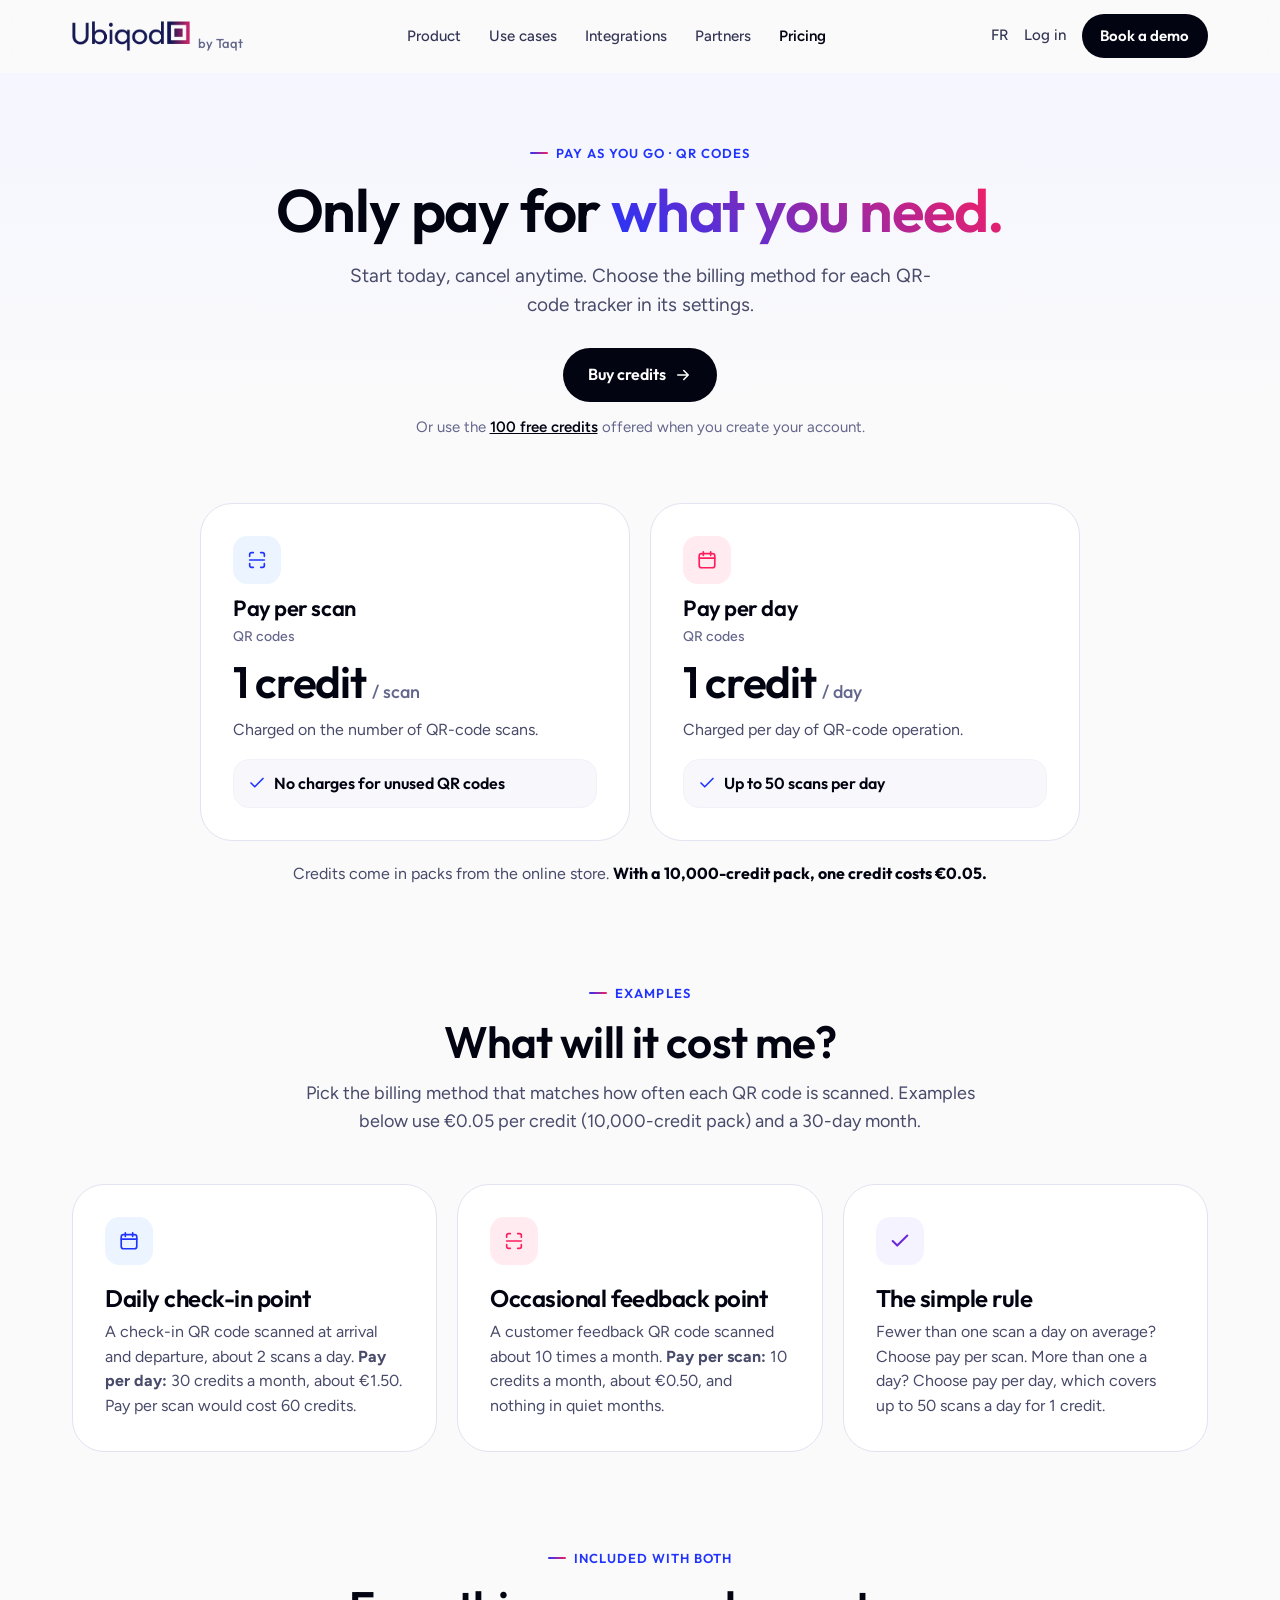
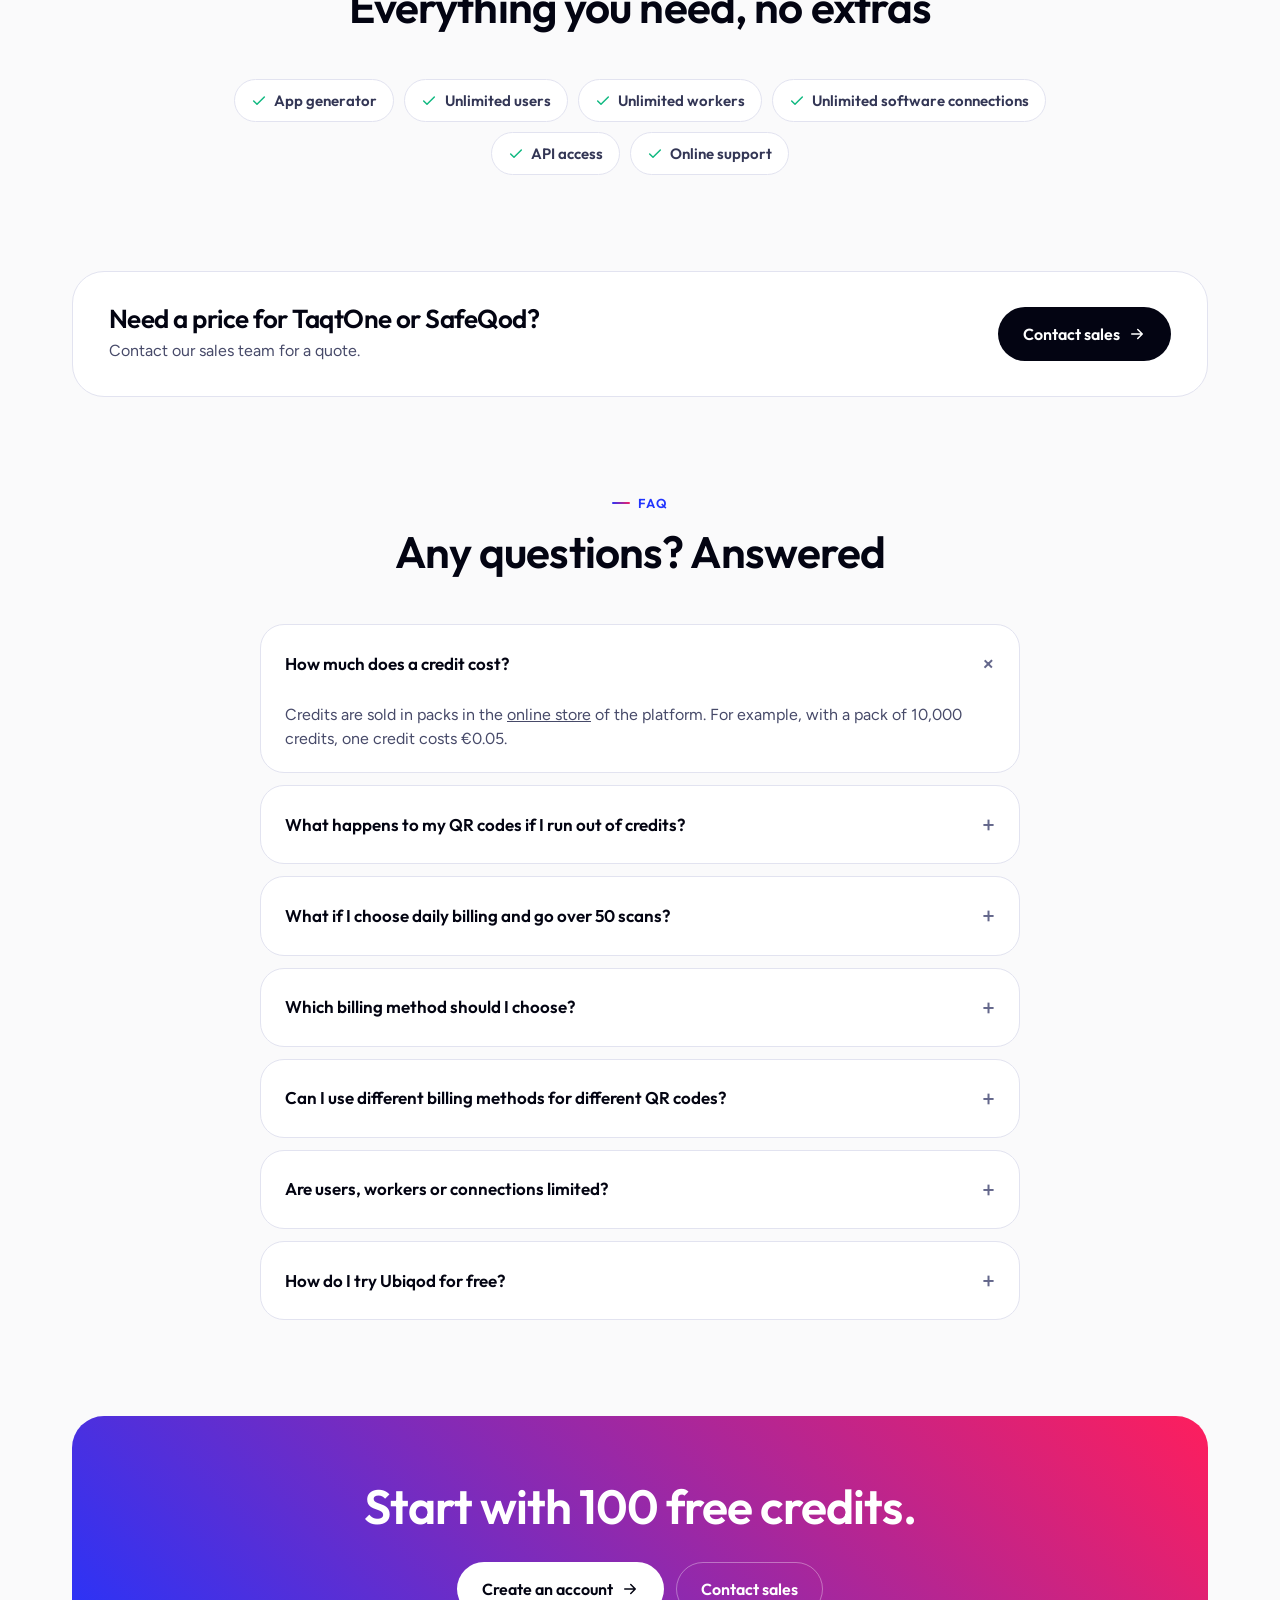
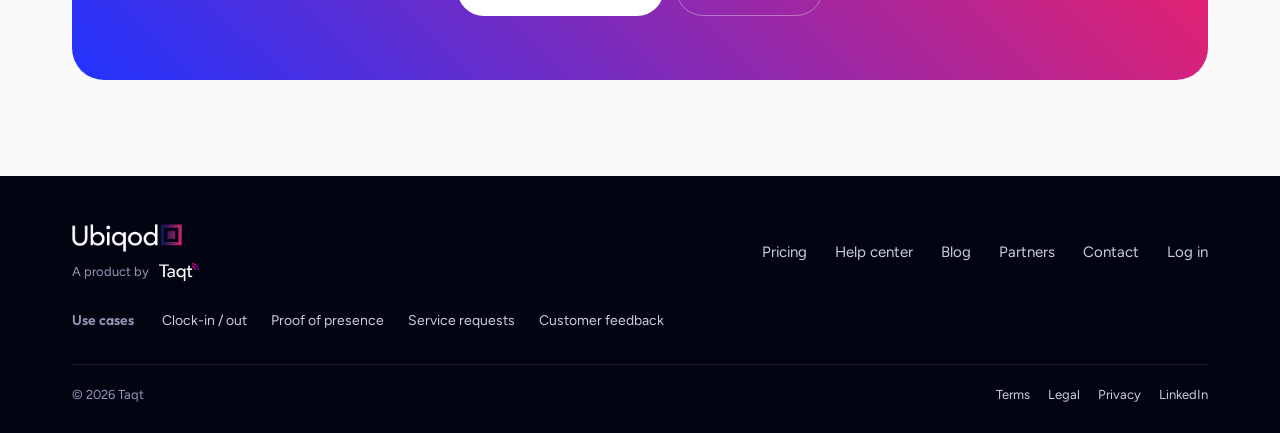
<file: pricing/index.html>
<!doctype html>
<html lang="en">
<head>
<meta charset="utf-8">
<meta name="viewport" content="width=device-width, initial-scale=1">
<title>Ubiqod Pricing: Pay per Scan or per Day · 100 Free Credits</title>
<meta name="description" content="Ubiqod pricing for QR codes: 1 credit per scan or 1 credit per day, €0.05 per credit with a 10,000-credit pack. 100 free credits at sign-up. TaqtOne and SafeQod: contact sales.">
<link rel="icon" href="../assets/favicon.png">
<link rel="canonical" href="https://www.ubiqod.com/pricing/">
<link rel="alternate" hreflang="en" href="https://www.ubiqod.com/pricing/">
<link rel="alternate" hreflang="fr" href="https://www.ubiqod.com/fr/tarifs/">
<link rel="alternate" hreflang="x-default" href="https://www.ubiqod.com/pricing/">
<meta property="og:type" content="website">
<meta property="og:site_name" content="Ubiqod by Taqt">
<meta property="og:title" content="Ubiqod Pricing: Pay per Scan or per Day · 100 Free Credits">
<meta property="og:description" content="Ubiqod pricing for QR codes: 1 credit per scan or 1 credit per day, €0.05 per credit with a 10,000-credit pack. 100 free credits at sign-up. TaqtOne and SafeQod: contact sales.">
<meta property="og:url" content="https://www.ubiqod.com/pricing/">
<meta property="og:image" content="https://www.ubiqod.com/assets/og-ubiqod-en.png">
<meta property="og:image:width" content="1200">
<meta property="og:image:height" content="630">
<meta property="og:locale" content="en_US">
<meta property="og:locale:alternate" content="fr_FR">
<meta name="twitter:card" content="summary_large_image">
<link rel="preconnect" href="https://fonts.googleapis.com">
<link rel="preconnect" href="https://fonts.gstatic.com" crossorigin>
<link href="https://fonts.googleapis.com/css2?family=Outfit:wght@400;500;600;700&family=Figtree:wght@400;500;600&display=swap" rel="stylesheet">
<link rel="stylesheet" href="../assets/styles.css">
<script type="application/ld+json">
{
  "@context": "https://schema.org",
  "@graph": [
    {
      "@type": "WebPage",
      "@id": "https://www.ubiqod.com/pricing/#webpage",
      "url": "https://www.ubiqod.com/pricing/",
      "name": "Ubiqod Pricing: Pay per Scan or per Day · 100 Free Credits",
      "inLanguage": "en",
      "isPartOf": {
        "@id": "https://www.ubiqod.com/#website"
      },
      "about": {
        "@id": "https://www.ubiqod.com/#software"
      },
      "breadcrumb": {
        "@id": "https://www.ubiqod.com/pricing/#breadcrumb"
      }
    },
    {
      "@type": "BreadcrumbList",
      "@id": "https://www.ubiqod.com/pricing/#breadcrumb",
      "itemListElement": [
        {
          "@type": "ListItem",
          "position": 1,
          "name": "Home",
          "item": "https://www.ubiqod.com/"
        },
        {
          "@type": "ListItem",
          "position": 2,
          "name": "Pricing",
          "item": "https://www.ubiqod.com/pricing/"
        }
      ]
    },
    {
      "@type": "FAQPage",
      "@id": "https://www.ubiqod.com/pricing/#faq",
      "mainEntity": [
        {
          "@type": "Question",
          "name": "How much does a credit cost?",
          "acceptedAnswer": {
            "@type": "Answer",
            "text": "Credits are sold in packs in the online store of the platform. For example, with a pack of 10,000 credits, one credit costs €0.05."
          }
        },
        {
          "@type": "Question",
          "name": "What happens to my QR codes if I run out of credits?",
          "acceptedAnswer": {
            "@type": "Answer",
            "text": "Each QR-code tracker needs 1 credit per day or per scan to work. With no credits left, your QR codes stop working until you top up your account."
          }
        },
        {
          "@type": "Question",
          "name": "What if I choose daily billing and go over 50 scans?",
          "acceptedAnswer": {
            "@type": "Answer",
            "text": "You're charged 1 additional credit for each extra pack of 50 scans during the same day."
          }
        },
        {
          "@type": "Question",
          "name": "Which billing method should I choose?",
          "acceptedAnswer": {
            "@type": "Answer",
            "text": "Choose pay per scan for QR codes scanned less than once a day on average, such as feedback points: you pay nothing when they are not used. Choose pay per day for QR codes scanned several times a day, such as check-in points: 1 credit covers up to 50 scans."
          }
        },
        {
          "@type": "Question",
          "name": "Can I use different billing methods for different QR codes?",
          "acceptedAnswer": {
            "@type": "Answer",
            "text": "Yes. You choose the billing method for each QR-code tracker in its settings, so you can mix both across your sites."
          }
        },
        {
          "@type": "Question",
          "name": "Are users, workers or connections limited?",
          "acceptedAnswer": {
            "@type": "Answer",
            "text": "No. Both billing methods include unlimited users, unlimited workers and unlimited software connections, plus API access, the app generator and online support."
          }
        },
        {
          "@type": "Question",
          "name": "How do I try Ubiqod for free?",
          "acceptedAnswer": {
            "@type": "Answer",
            "text": "Create an account: 100 free credits are added so you can create and test your first QR codes before buying a credit pack."
          }
        }
      ]
    }
  ]
}
</script>
</head>
<body>

<svg width="0" height="0" style="position:absolute" aria-hidden="true">
  <symbol id="i-check" viewBox="0 0 24 24"><path fill="none" stroke="currentColor" stroke-width="2.2" stroke-linecap="round" stroke-linejoin="round" d="M20 6 9 17l-5-5"/></symbol>
  <symbol id="i-arrow" viewBox="0 0 24 24"><path fill="none" stroke="currentColor" stroke-width="2" stroke-linecap="round" stroke-linejoin="round" d="M5 12h14M13 6l6 6-6 6"/></symbol>
  <symbol id="i-menu" viewBox="0 0 24 24"><path fill="none" stroke="currentColor" stroke-width="2" stroke-linecap="round" d="M4 7h16M4 12h16M4 17h16"/></symbol>
  <symbol id="i-scan" viewBox="0 0 24 24"><g fill="none" stroke="currentColor" stroke-width="1.8" stroke-linecap="round" stroke-linejoin="round"><path d="M4 8V6a2 2 0 0 1 2-2h2M16 4h2a2 2 0 0 1 2 2v2M20 16v2a2 2 0 0 1-2 2h-2M8 20H6a2 2 0 0 1-2-2v-2M4 12h16"/></g></symbol>
  <symbol id="i-calendar" viewBox="0 0 24 24"><g fill="none" stroke="currentColor" stroke-width="1.8" stroke-linecap="round" stroke-linejoin="round"><rect x="3.5" y="5" width="17" height="15.5" rx="2.5"/><path d="M8 3v4M16 3v4M3.5 10h17"/></g></symbol>
</svg>

<header class="header">
  <div class="wrap nav">
    <a href="../" class="logo" aria-label="Ubiqod by Taqt, home"><img class="logo-img" src="../assets/ubiqod-logo.png" alt="Ubiqod" width="1321" height="336"><span class="logo-by">by Taqt</span></a>
    <ul class="nav-links" id="navlinks">
      <li><a href="../#capture">Product</a></li>
      <li><a href="../#use-cases">Use cases</a></li>
      <li><a href="../#integrations">Integrations</a></li>
      <li><a href="../#partners">Partners</a></li>
      <li><a href="../pricing/" aria-current="page">Pricing</a></li>
    </ul>
    <div class="nav-cta">
      <a class="nav-aux nav-lang" href="../fr/tarifs/" hreflang="fr" lang="fr">FR</a>
      <a class="nav-aux" href="https://app.ubiqod.com/">Log in</a>
      <a class="btn btn-primary btn-sm" href="https://www.taqt.com/contact">Book a demo</a>
      <button class="burger" aria-label="Menu" aria-expanded="false" aria-controls="navlinks"><svg><use href="#i-menu"/></svg></button>
    </div>
  </div>
</header>

<main>
  <section class="hero-sm">
    <div class="wrap">
      <span class="eyebrow">Pay as you go · QR codes</span>
      <h1>Only pay for <span class="grad-text">what&nbsp;you&nbsp;need.</span></h1>
      <p class="sub">Start today, cancel anytime. Choose the billing method for each QR-code tracker in its settings.</p>
      <div class="ctas">
        <a class="btn btn-primary" href="https://app.ubiqod.com/settings#store">Buy credits <svg><use href="#i-arrow"/></svg></a>
      </div>
      <p class="free">Or use the <a href="https://app.ubiqod.com/auth/signup">100 free credits</a> offered when you create your account.</p>
    </div>
  </section>

  <!-- MODES DE FACTURATION -->
  <section style="padding-top:24px">
    <div class="wrap">
      <div class="plans">
        <article class="plan">
          <span class="ic ic-blue"><svg><use href="#i-scan"/></svg></span>
          <h2>Pay per scan</h2>
          <p class="for">QR codes</p>
          <div class="price"><b>1 credit</b><span>/ scan</span></div>
          <p class="desc">Charged on the number of QR-code scans.</p>
          <p class="key"><svg><use href="#i-check"/></svg>No charges for unused QR codes</p>
        </article>
        <article class="plan">
          <span class="ic ic-pink"><svg><use href="#i-calendar"/></svg></span>
          <h2>Pay per day</h2>
          <p class="for">QR codes</p>
          <div class="price"><b>1 credit</b><span>/ day</span></div>
          <p class="desc">Charged per day of QR-code operation.</p>
          <p class="key"><svg><use href="#i-check"/></svg>Up to 50 scans per day</p>
        </article>
      </div>
      <p class="credit-cost">Credits come in packs from the online store. <b>With a 10,000-credit pack, one credit costs €0.05.</b></p>
    </div>
  </section>

  <!-- EXEMPLES -->
  <section style="padding-top:0">
    <div class="wrap">
      <div class="sec-head">
        <span class="eyebrow">Examples</span>
        <h2 class="h2">What will it cost me?</h2>
        <p>Pick the billing method that matches how often each QR code is scanned. Examples below use €0.05 per credit (10,000-credit pack) and a 30-day month.</p>
      </div>
      <div class="cards3">
        <article class="benefit"><span class="ic ic-blue"><svg><use href="#i-calendar"/></svg></span><h3>Daily check-in point</h3><p>A check-in QR code scanned at arrival and departure, about 2 scans a day. <b>Pay per day:</b> 30 credits a month, about €1.50. Pay per scan would cost 60 credits.</p></article>
        <article class="benefit"><span class="ic ic-pink"><svg><use href="#i-scan"/></svg></span><h3>Occasional feedback point</h3><p>A customer feedback QR code scanned about 10 times a month. <b>Pay per scan:</b> 10 credits a month, about €0.50, and nothing in quiet months.</p></article>
        <article class="benefit"><span class="ic ic-violet"><svg><use href="#i-check"/></svg></span><h3>The simple rule</h3><p>Fewer than one scan a day on average? Choose pay per scan. More than one a day? Choose pay per day, which covers up to 50 scans a day for 1 credit.</p></article>
      </div>
    </div>
  </section>

  <!-- INCLUS -->
  <section style="padding-top:0">
    <div class="wrap">
      <div class="sec-head">
        <span class="eyebrow">Included with both</span>
        <h2 class="h2">Everything you need, no extras</h2>
      </div>
      <div class="included">
        <span class="chip"><svg><use href="#i-check"/></svg>App generator</span>
        <span class="chip"><svg><use href="#i-check"/></svg>Unlimited users</span>
        <span class="chip"><svg><use href="#i-check"/></svg>Unlimited workers</span>
        <span class="chip"><svg><use href="#i-check"/></svg>Unlimited software connections</span>
        <span class="chip"><svg><use href="#i-check"/></svg>API access</span>
        <span class="chip"><svg><use href="#i-check"/></svg>Online support</span>
      </div>
    </div>
  </section>

  <!-- TAQTONE / SAFEQOD -->
  <section style="padding-top:0">
    <div class="wrap">
      <div class="partner">
        <div>
          <h3>Need a price for TaqtOne or SafeQod?</h3>
          <p>Contact our sales team for a quote.</p>
        </div>
        <a class="btn btn-primary" href="https://www.taqt.com/contact">Contact sales <svg><use href="#i-arrow"/></svg></a>
      </div>
    </div>
  </section>

  <!-- FAQ -->
  <section style="padding-top:0">
    <div class="wrap">
      <div class="sec-head"><span class="eyebrow">FAQ</span><h2 class="h2">Any questions? Answered</h2></div>
      <div class="faq">
        <details open><summary>How much does a credit cost?</summary><p>Credits are sold in packs in the <a href="https://app.ubiqod.com/settings#store">online store</a> of the platform. For example, with a pack of 10,000 credits, one credit costs €0.05.</p></details>
        <details><summary>What happens to my QR codes if I run out of credits?</summary><p>Each QR-code tracker needs 1 credit per day or per scan to work. With no credits left, your QR codes stop working until you <a href="https://app.ubiqod.com/settings#store">top up your account</a>.</p></details>
        <details><summary>What if I choose daily billing and go over 50 scans?</summary><p>You're charged 1 additional credit for each extra pack of 50 scans during the same day.</p></details>
        <details><summary>Which billing method should I choose?</summary><p>Choose pay per scan for QR codes scanned less than once a day on average, such as feedback points: you pay nothing when they are not used. Choose pay per day for QR codes scanned several times a day, such as check-in points: 1 credit covers up to 50 scans.</p></details>
        <details><summary>Can I use different billing methods for different QR codes?</summary><p>Yes. You choose the billing method for each QR-code tracker in its settings, so you can mix both across your sites.</p></details>
        <details><summary>Are users, workers or connections limited?</summary><p>No. Both billing methods include unlimited users, unlimited workers and unlimited software connections, plus API access, the app generator and online support.</p></details>
        <details><summary>How do I try Ubiqod for free?</summary><p>Create an account: 100 free credits are added so you can create and test your first QR codes before buying a credit pack.</p></details>
      </div>
    </div>
  </section>

  <div class="final">
    <div class="wrap">
      <div class="final-box">
        <h2>Start with 100 free credits.</h2>
        <div class="ctas">
          <a class="btn btn-light" href="https://app.ubiqod.com/auth/signup">Create an account <svg><use href="#i-arrow"/></svg></a>
          <a class="btn btn-ghost" href="https://www.taqt.com/contact">Contact sales</a>
        </div>
      </div>
    </div>
  </div>
</main>

<footer class="footer">
  <div class="wrap">
    <div class="foot-top">
      <div>
        <img class="foot-logo" src="../assets/ubiqod-logo-white.png" alt="Ubiqod" width="1321" height="336" loading="lazy">
        <div class="foot-taqt"><span>A product by</span><img src="../assets/taqt-logo-white.svg" alt="Taqt" width="40" height="18" loading="lazy"></div>
      </div>
      <ul class="foot-links">
        <li><a href="../pricing/">Pricing</a></li>
        <li><a href="https://help.taqt.com/portal/en/kb/ubiqod">Help center</a></li>
        <li><a href="https://www.taqt.com/articles">Blog</a></li>
        <li><a href="https://www.taqt.com/partner">Partners</a></li>
        <li><a href="https://www.taqt.com/contact">Contact</a></li>
        <li><a href="https://app.ubiqod.com/">Log in</a></li>
      </ul>
    </div>
    <div class="foot-uc"><span>Use cases</span><ul><li><a href="https://www.taqt.com/use-cases/clock-in-out">Clock-in / out</a></li><li><a href="https://www.taqt.com/use-cases/traceability">Proof of presence</a></li><li><a href="https://www.taqt.com/use-cases/service-request">Service requests</a></li><li><a href="https://www.taqt.com/use-cases/satisfaction">Customer feedback</a></li></ul></div>
    <div class="foot-bottom">
      <span>© 2026 Taqt</span>
      <div><a href="https://www.taqt.com/terms">Terms</a><a href="https://www.taqt.com/legal">Legal</a><a href="https://www.iubenda.com/privacy-policy/50772884">Privacy</a><a href="https://www.linkedin.com/company/group-taqt/">LinkedIn</a></div>
    </div>
  </div>
</footer>

<script src="../assets/main.js"></script>
</body>
</html>
</file>
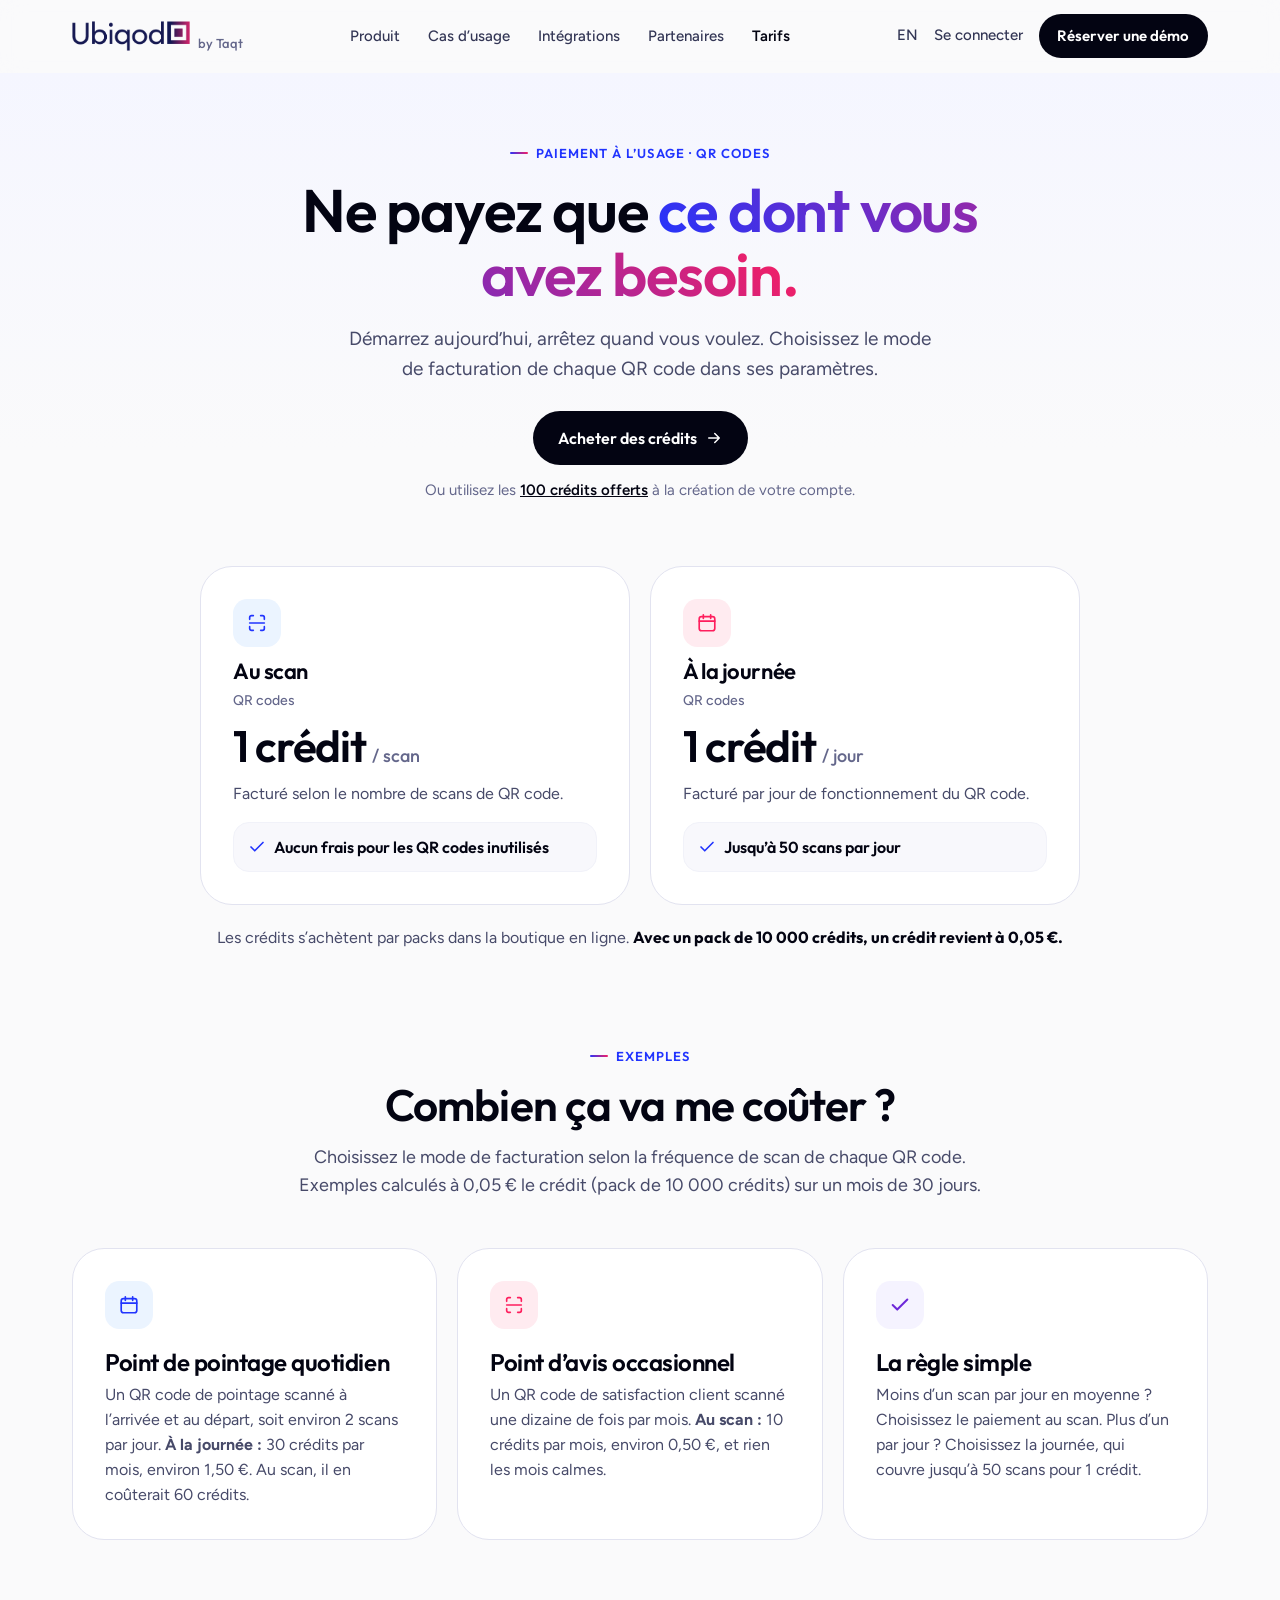
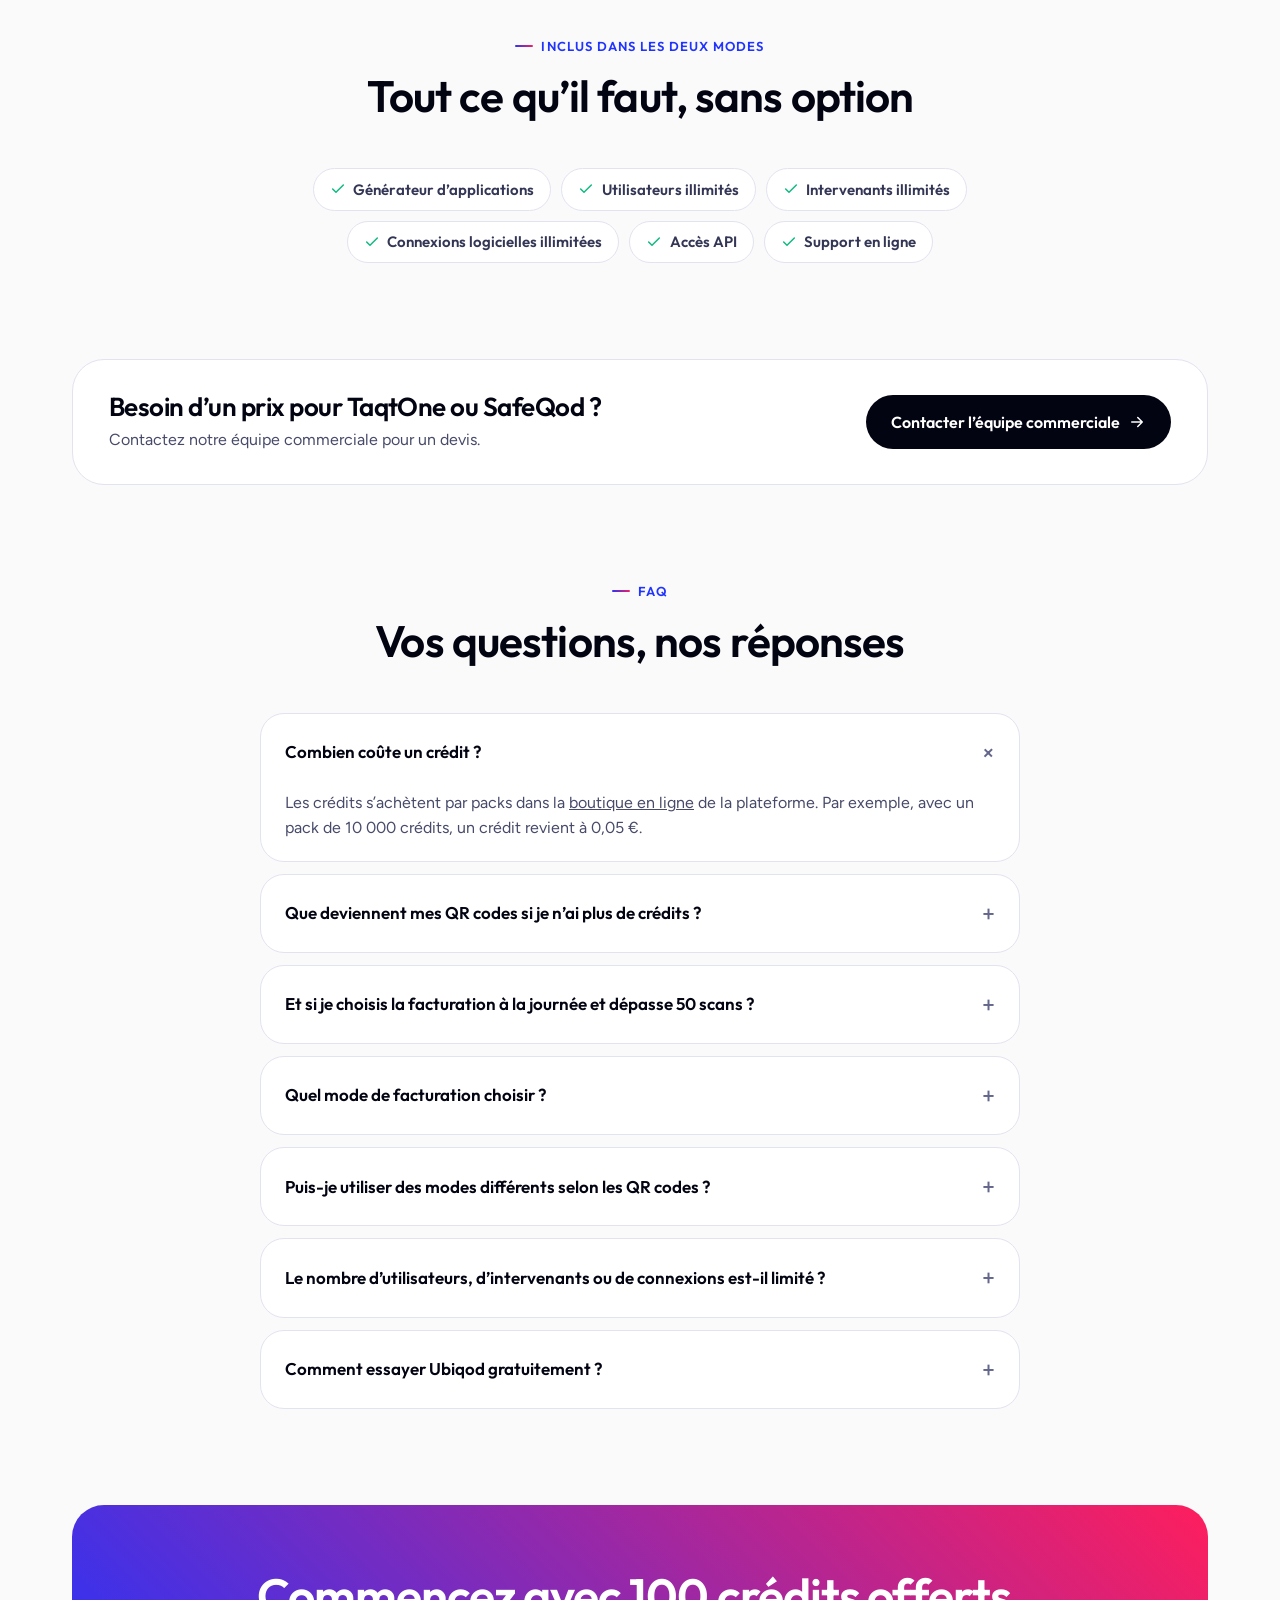
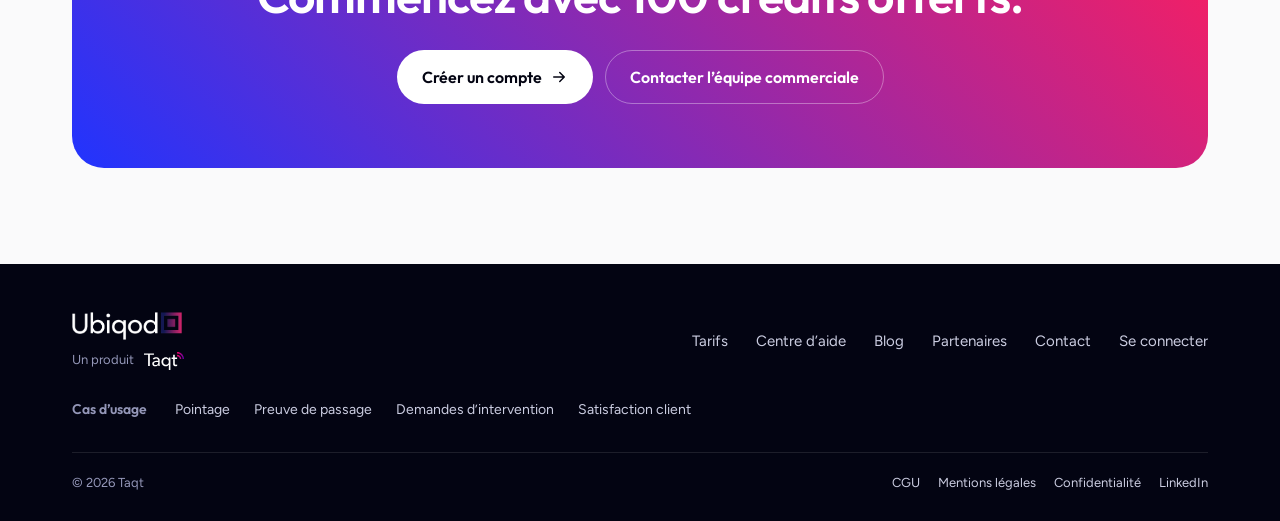
<file: fr/tarifs/index.html>
<!doctype html>
<html lang="fr">
<head>
<meta charset="utf-8">
<meta name="viewport" content="width=device-width, initial-scale=1">
<title>Tarifs Ubiqod : au scan ou à la journée · 100 crédits offerts</title>
<meta name="description" content="Tarifs Ubiqod pour les QR codes : 1 crédit par scan ou 1 crédit par jour, 0,05 € le crédit avec un pack de 10 000 crédits. 100 crédits offerts. TaqtOne et SafeQod : sur devis.">
<link rel="icon" href="../../assets/favicon.png">
<link rel="canonical" href="https://www.ubiqod.com/fr/tarifs/">
<link rel="alternate" hreflang="en" href="https://www.ubiqod.com/pricing/">
<link rel="alternate" hreflang="fr" href="https://www.ubiqod.com/fr/tarifs/">
<link rel="alternate" hreflang="x-default" href="https://www.ubiqod.com/pricing/">
<meta property="og:type" content="website">
<meta property="og:site_name" content="Ubiqod by Taqt">
<meta property="og:title" content="Tarifs Ubiqod : au scan ou à la journée · 100 crédits offerts">
<meta property="og:description" content="Tarifs Ubiqod pour les QR codes : 1 crédit par scan ou 1 crédit par jour, 0,05 € le crédit avec un pack de 10 000 crédits. 100 crédits offerts. TaqtOne et SafeQod : sur devis.">
<meta property="og:url" content="https://www.ubiqod.com/fr/tarifs/">
<meta property="og:image" content="https://www.ubiqod.com/assets/og-ubiqod-fr.png">
<meta property="og:image:width" content="1200">
<meta property="og:image:height" content="630">
<meta property="og:locale" content="fr_FR">
<meta property="og:locale:alternate" content="en_US">
<meta name="twitter:card" content="summary_large_image">
<link rel="preconnect" href="https://fonts.googleapis.com">
<link rel="preconnect" href="https://fonts.gstatic.com" crossorigin>
<link href="https://fonts.googleapis.com/css2?family=Outfit:wght@400;500;600;700&family=Figtree:wght@400;500;600&display=swap" rel="stylesheet">
<link rel="stylesheet" href="../../assets/styles.css">
<script type="application/ld+json">
{
  "@context": "https://schema.org",
  "@graph": [
    {
      "@type": "WebPage",
      "@id": "https://www.ubiqod.com/fr/tarifs/#webpage",
      "url": "https://www.ubiqod.com/fr/tarifs/",
      "name": "Tarifs Ubiqod : au scan ou à la journée · 100 crédits offerts",
      "inLanguage": "fr",
      "isPartOf": {
        "@id": "https://www.ubiqod.com/#website"
      },
      "about": {
        "@id": "https://www.ubiqod.com/#software"
      },
      "breadcrumb": {
        "@id": "https://www.ubiqod.com/fr/tarifs/#breadcrumb"
      }
    },
    {
      "@type": "BreadcrumbList",
      "@id": "https://www.ubiqod.com/fr/tarifs/#breadcrumb",
      "itemListElement": [
        {
          "@type": "ListItem",
          "position": 1,
          "name": "Accueil",
          "item": "https://www.ubiqod.com/fr/"
        },
        {
          "@type": "ListItem",
          "position": 2,
          "name": "Tarifs",
          "item": "https://www.ubiqod.com/fr/tarifs/"
        }
      ]
    },
    {
      "@type": "FAQPage",
      "@id": "https://www.ubiqod.com/fr/tarifs/#faq",
      "mainEntity": [
        {
          "@type": "Question",
          "name": "Combien coûte un crédit ?",
          "acceptedAnswer": {
            "@type": "Answer",
            "text": "Les crédits s’achètent par packs dans la boutique en ligne de la plateforme. Par exemple, avec un pack de 10 000 crédits, un crédit revient à 0,05 €."
          }
        },
        {
          "@type": "Question",
          "name": "Que deviennent mes QR codes si je n’ai plus de crédits ?",
          "acceptedAnswer": {
            "@type": "Answer",
            "text": "Chaque QR code a besoin d’1 crédit par jour ou par scan pour fonctionner. Sans crédit, vos QR codes cessent de fonctionner jusqu’à ce que vous rechargiez votre compte."
          }
        },
        {
          "@type": "Question",
          "name": "Et si je choisis la facturation à la journée et dépasse 50 scans ?",
          "acceptedAnswer": {
            "@type": "Answer",
            "text": "Chaque tranche supplémentaire de 50 scans dans la même journée est facturée 1 crédit de plus."
          }
        },
        {
          "@type": "Question",
          "name": "Quel mode de facturation choisir ?",
          "acceptedAnswer": {
            "@type": "Answer",
            "text": "Choisissez le paiement au scan pour les QR codes scannés moins d’une fois par jour en moyenne, comme les points d’avis : vous ne payez rien quand ils ne servent pas. Choisissez la journée pour les QR codes scannés plusieurs fois par jour, comme les points de pointage : 1 crédit couvre jusqu’à 50 scans."
          }
        },
        {
          "@type": "Question",
          "name": "Puis-je utiliser des modes différents selon les QR codes ?",
          "acceptedAnswer": {
            "@type": "Answer",
            "text": "Oui. Le mode de facturation se choisit pour chaque QR code dans ses paramètres : vous pouvez combiner les deux sur vos sites."
          }
        },
        {
          "@type": "Question",
          "name": "Le nombre d’utilisateurs, d’intervenants ou de connexions est-il limité ?",
          "acceptedAnswer": {
            "@type": "Answer",
            "text": "Non. Les deux modes incluent utilisateurs, intervenants et connexions logicielles illimités, ainsi que l’accès API, le générateur d’applications et le support en ligne."
          }
        },
        {
          "@type": "Question",
          "name": "Comment essayer Ubiqod gratuitement ?",
          "acceptedAnswer": {
            "@type": "Answer",
            "text": "Créez un compte : 100 crédits vous sont offerts pour créer et tester vos premiers QR codes avant d’acheter un pack de crédits."
          }
        }
      ]
    }
  ]
}
</script>
</head>
<body>

<svg width="0" height="0" style="position:absolute" aria-hidden="true">
  <symbol id="i-check" viewBox="0 0 24 24"><path fill="none" stroke="currentColor" stroke-width="2.2" stroke-linecap="round" stroke-linejoin="round" d="M20 6 9 17l-5-5"/></symbol>
  <symbol id="i-arrow" viewBox="0 0 24 24"><path fill="none" stroke="currentColor" stroke-width="2" stroke-linecap="round" stroke-linejoin="round" d="M5 12h14M13 6l6 6-6 6"/></symbol>
  <symbol id="i-menu" viewBox="0 0 24 24"><path fill="none" stroke="currentColor" stroke-width="2" stroke-linecap="round" d="M4 7h16M4 12h16M4 17h16"/></symbol>
  <symbol id="i-scan" viewBox="0 0 24 24"><g fill="none" stroke="currentColor" stroke-width="1.8" stroke-linecap="round" stroke-linejoin="round"><path d="M4 8V6a2 2 0 0 1 2-2h2M16 4h2a2 2 0 0 1 2 2v2M20 16v2a2 2 0 0 1-2 2h-2M8 20H6a2 2 0 0 1-2-2v-2M4 12h16"/></g></symbol>
  <symbol id="i-calendar" viewBox="0 0 24 24"><g fill="none" stroke="currentColor" stroke-width="1.8" stroke-linecap="round" stroke-linejoin="round"><rect x="3.5" y="5" width="17" height="15.5" rx="2.5"/><path d="M8 3v4M16 3v4M3.5 10h17"/></g></symbol>
</svg>

<header class="header">
  <div class="wrap nav">
    <a href="../../fr/" class="logo" aria-label="Ubiqod by Taqt, accueil"><img class="logo-img" src="../../assets/ubiqod-logo.png" alt="Ubiqod" width="1321" height="336"><span class="logo-by">by Taqt</span></a>
    <ul class="nav-links" id="navlinks">
      <li><a href="../../fr/#capture">Produit</a></li>
      <li><a href="../../fr/#use-cases">Cas d’usage</a></li>
      <li><a href="../../fr/#integrations">Intégrations</a></li>
      <li><a href="../../fr/#partners">Partenaires</a></li>
      <li><a href="../../fr/tarifs/" aria-current="page">Tarifs</a></li>
    </ul>
    <div class="nav-cta">
      <a class="nav-aux nav-lang" href="../../pricing/" hreflang="en" lang="en">EN</a>
      <a class="nav-aux" href="https://app.ubiqod.com/">Se connecter</a>
      <a class="btn btn-primary btn-sm" href="https://www.taqt.com/fr/contact">Réserver une démo</a>
      <button class="burger" aria-label="Menu" aria-expanded="false" aria-controls="navlinks"><svg><use href="#i-menu"/></svg></button>
    </div>
  </div>
</header>

<main>
  <section class="hero-sm">
    <div class="wrap">
      <span class="eyebrow">Paiement à l’usage · QR codes</span>
      <h1>Ne payez que <span class="grad-text">ce&nbsp;dont vous avez&nbsp;besoin.</span></h1>
      <p class="sub">Démarrez aujourd’hui, arrêtez quand vous voulez. Choisissez le mode de facturation de chaque QR code dans ses paramètres.</p>
      <div class="ctas">
        <a class="btn btn-primary" href="https://app.ubiqod.com/settings#store">Acheter des crédits <svg><use href="#i-arrow"/></svg></a>
      </div>
      <p class="free">Ou utilisez les <a href="https://app.ubiqod.com/auth/signup">100 crédits offerts</a> à la création de votre compte.</p>
    </div>
  </section>

  <!-- MODES DE FACTURATION -->
  <section style="padding-top:24px">
    <div class="wrap">
      <div class="plans">
        <article class="plan">
          <span class="ic ic-blue"><svg><use href="#i-scan"/></svg></span>
          <h2>Au scan</h2>
          <p class="for">QR codes</p>
          <div class="price"><b>1 crédit</b><span>/ scan</span></div>
          <p class="desc">Facturé selon le nombre de scans de QR code.</p>
          <p class="key"><svg><use href="#i-check"/></svg>Aucun frais pour les QR codes inutilisés</p>
        </article>
        <article class="plan">
          <span class="ic ic-pink"><svg><use href="#i-calendar"/></svg></span>
          <h2>À la journée</h2>
          <p class="for">QR codes</p>
          <div class="price"><b>1 crédit</b><span>/ jour</span></div>
          <p class="desc">Facturé par jour de fonctionnement du QR code.</p>
          <p class="key"><svg><use href="#i-check"/></svg>Jusqu’à 50 scans par jour</p>
        </article>
      </div>
      <p class="credit-cost">Les crédits s’achètent par packs dans la boutique en ligne. <b>Avec un pack de 10&nbsp;000 crédits, un crédit revient à 0,05&nbsp;€.</b></p>
    </div>
  </section>

  <!-- EXEMPLES -->
  <section style="padding-top:0">
    <div class="wrap">
      <div class="sec-head">
        <span class="eyebrow">Exemples</span>
        <h2 class="h2">Combien ça va me coûter&nbsp;?</h2>
        <p>Choisissez le mode de facturation selon la fréquence de scan de chaque QR code. Exemples calculés à 0,05&nbsp;€ le crédit (pack de 10&nbsp;000 crédits) sur un mois de 30&nbsp;jours.</p>
      </div>
      <div class="cards3">
        <article class="benefit"><span class="ic ic-blue"><svg><use href="#i-calendar"/></svg></span><h3>Point de pointage quotidien</h3><p>Un QR code de pointage scanné à l’arrivée et au départ, soit environ 2 scans par jour. <b>À la journée&nbsp;:</b> 30 crédits par mois, environ 1,50&nbsp;€. Au scan, il en coûterait 60 crédits.</p></article>
        <article class="benefit"><span class="ic ic-pink"><svg><use href="#i-scan"/></svg></span><h3>Point d’avis occasionnel</h3><p>Un QR code de satisfaction client scanné une dizaine de fois par mois. <b>Au scan&nbsp;:</b> 10 crédits par mois, environ 0,50&nbsp;€, et rien les mois calmes.</p></article>
        <article class="benefit"><span class="ic ic-violet"><svg><use href="#i-check"/></svg></span><h3>La règle simple</h3><p>Moins d’un scan par jour en moyenne&nbsp;? Choisissez le paiement au scan. Plus d’un par jour&nbsp;? Choisissez la journée, qui couvre jusqu’à 50 scans pour 1 crédit.</p></article>
      </div>
    </div>
  </section>

  <!-- INCLUS -->
  <section style="padding-top:0">
    <div class="wrap">
      <div class="sec-head">
        <span class="eyebrow">Inclus dans les deux modes</span>
        <h2 class="h2">Tout ce qu’il faut, sans option</h2>
      </div>
      <div class="included">
        <span class="chip"><svg><use href="#i-check"/></svg>Générateur d’applications</span>
        <span class="chip"><svg><use href="#i-check"/></svg>Utilisateurs illimités</span>
        <span class="chip"><svg><use href="#i-check"/></svg>Intervenants illimités</span>
        <span class="chip"><svg><use href="#i-check"/></svg>Connexions logicielles illimitées</span>
        <span class="chip"><svg><use href="#i-check"/></svg>Accès API</span>
        <span class="chip"><svg><use href="#i-check"/></svg>Support en ligne</span>
      </div>
    </div>
  </section>

  <!-- TAQTONE / SAFEQOD -->
  <section style="padding-top:0">
    <div class="wrap">
      <div class="partner">
        <div>
          <h3>Besoin d’un prix pour TaqtOne ou SafeQod&nbsp;?</h3>
          <p>Contactez notre équipe commerciale pour un devis.</p>
        </div>
        <a class="btn btn-primary" href="https://www.taqt.com/fr/contact">Contacter l’équipe commerciale <svg><use href="#i-arrow"/></svg></a>
      </div>
    </div>
  </section>

  <!-- FAQ -->
  <section style="padding-top:0">
    <div class="wrap">
      <div class="sec-head"><span class="eyebrow">FAQ</span><h2 class="h2">Vos questions, nos réponses</h2></div>
      <div class="faq">
        <details open><summary>Combien coûte un crédit&nbsp;?</summary><p>Les crédits s’achètent par packs dans la <a href="https://app.ubiqod.com/settings#store">boutique en ligne</a> de la plateforme. Par exemple, avec un pack de 10&nbsp;000 crédits, un crédit revient à 0,05&nbsp;€.</p></details>
        <details><summary>Que deviennent mes QR codes si je n’ai plus de crédits&nbsp;?</summary><p>Chaque QR code a besoin d’1 crédit par jour ou par scan pour fonctionner. Sans crédit, vos QR codes cessent de fonctionner jusqu’à ce que vous <a href="https://app.ubiqod.com/settings#store">rechargiez votre compte</a>.</p></details>
        <details><summary>Et si je choisis la facturation à la journée et dépasse 50 scans&nbsp;?</summary><p>Chaque tranche supplémentaire de 50 scans dans la même journée est facturée 1 crédit de plus.</p></details>
        <details><summary>Quel mode de facturation choisir&nbsp;?</summary><p>Choisissez le paiement au scan pour les QR codes scannés moins d’une fois par jour en moyenne, comme les points d’avis : vous ne payez rien quand ils ne servent pas. Choisissez la journée pour les QR codes scannés plusieurs fois par jour, comme les points de pointage : 1 crédit couvre jusqu’à 50 scans.</p></details>
        <details><summary>Puis-je utiliser des modes différents selon les QR codes&nbsp;?</summary><p>Oui. Le mode de facturation se choisit pour chaque QR code dans ses paramètres : vous pouvez combiner les deux sur vos sites.</p></details>
        <details><summary>Le nombre d’utilisateurs, d’intervenants ou de connexions est-il limité&nbsp;?</summary><p>Non. Les deux modes incluent utilisateurs, intervenants et connexions logicielles illimités, ainsi que l’accès API, le générateur d’applications et le support en ligne.</p></details>
        <details><summary>Comment essayer Ubiqod gratuitement&nbsp;?</summary><p>Créez un compte : 100 crédits vous sont offerts pour créer et tester vos premiers QR codes avant d’acheter un pack de crédits.</p></details>
      </div>
    </div>
  </section>

  <div class="final">
    <div class="wrap">
      <div class="final-box">
        <h2>Commencez avec 100 crédits offerts.</h2>
        <div class="ctas">
          <a class="btn btn-light" href="https://app.ubiqod.com/auth/signup">Créer un compte <svg><use href="#i-arrow"/></svg></a>
          <a class="btn btn-ghost" href="https://www.taqt.com/fr/contact">Contacter l’équipe commerciale</a>
        </div>
      </div>
    </div>
  </div>
</main>

<footer class="footer">
  <div class="wrap">
    <div class="foot-top">
      <div>
        <img class="foot-logo" src="../../assets/ubiqod-logo-white.png" alt="Ubiqod" width="1321" height="336" loading="lazy">
        <div class="foot-taqt"><span>Un produit</span><img src="../../assets/taqt-logo-white.svg" alt="Taqt" width="40" height="18" loading="lazy"></div>
      </div>
      <ul class="foot-links">
        <li><a href="../../fr/tarifs/">Tarifs</a></li>
        <li><a href="https://help.taqt.com/portal/en/kb/ubiqod">Centre d’aide</a></li>
        <li><a href="https://www.taqt.com/fr/articles">Blog</a></li>
        <li><a href="https://www.taqt.com/fr/partner">Partenaires</a></li>
        <li><a href="https://www.taqt.com/fr/contact">Contact</a></li>
        <li><a href="https://app.ubiqod.com/">Se connecter</a></li>
      </ul>
    </div>
    <div class="foot-uc"><span>Cas d’usage</span><ul><li><a href="https://www.taqt.com/fr/use-cases/pointage">Pointage</a></li><li><a href="https://www.taqt.com/fr/use-cases/tracabilite">Preuve de passage</a></li><li><a href="https://www.taqt.com/fr/use-cases/demandes-intervention">Demandes d’intervention</a></li><li><a href="https://www.taqt.com/fr/use-cases/satisfaction">Satisfaction client</a></li></ul></div>
    <div class="foot-bottom">
      <span>© 2026 Taqt</span>
      <div><a href="https://www.taqt.com/fr/terms">CGU</a><a href="https://www.taqt.com/fr/legal">Mentions légales</a><a href="https://www.iubenda.com/privacy-policy/50772884">Confidentialité</a><a href="https://www.linkedin.com/company/group-taqt/">LinkedIn</a></div>
    </div>
  </div>
</footer>

<script src="../../assets/main.js"></script>
</body>
</html>
</file>
<file: assets/styles.css>
/* Ubiqod by Taqt — charte reprise de taqt.com
   Polices : substituts Google Fonts de mozaic-geo (titres) et neulis-sans (texte) */
:root{
  --ink:#030412; --ink-700:#333655;
  --gray-600:#474a69; --gray-500:#64678b; --gray-400:#9497b8; --gray-300:#cbcde1;
  --gray-200:#e2e3f0; --gray-100:#f1f2f9; --gray-50:#f8f8fc; --bg:#fafafb;
  --blue:#2134fe; --blue-50:#ebf4ff; --pink:#fe1e5d; --pink-50:#ffebf0;
  --violet-50:#f5f3ff; --green:#10b981; --green-50:#ecfdf5;
  --grad:linear-gradient(45deg,#2134fe,#fe1e5d);
  --font-h:"Outfit",mozaic-geo-variable,system-ui,sans-serif;
  --font-b:"Figtree",neulis-sans,system-ui,sans-serif;
  --r:1rem; --r-lg:1.5rem; --r-xl:2rem;
  --shadow:0 1px 2px rgba(3,4,18,.04),0 12px 32px -12px rgba(3,4,18,.14);
}
*,*::before,*::after{box-sizing:border-box}
html{scroll-behavior:smooth}
body{margin:0;background:var(--bg);color:var(--ink);font-family:var(--font-b);font-size:1rem;line-height:1.55;-webkit-font-smoothing:antialiased}
img{max-width:100%;display:block}
a{color:inherit}
h1,h2,h3{font-family:var(--font-h);font-weight:600;letter-spacing:-.02em;margin:0;line-height:1.12}
p{margin:0}
.wrap{max-width:1200px;margin:0 auto;padding:0 16px}
@media(min-width:768px){.wrap{padding:0 32px}}
section{padding:96px 0}
@media(max-width:767px){section{padding:64px 0}}

/* ---------- utilitaires ---------- */
.eyebrow{display:inline-flex;align-items:center;gap:.5rem;font-family:var(--font-h);font-size:.8125rem;font-weight:600;letter-spacing:.08em;text-transform:uppercase;color:var(--blue)}
.eyebrow::before{content:"";width:18px;height:2px;border-radius:2px;background:var(--grad)}
.grad-text{background:var(--grad);-webkit-background-clip:text;background-clip:text;color:transparent}
.h2{font-size:clamp(1.875rem,3.6vw,2.75rem)}
.sec-head{display:flex;flex-direction:column;align-items:center;text-align:center;gap:14px;margin:0 auto 48px;max-width:720px}
.sec-head p{font-size:1.125rem;color:var(--gray-600)}

.btn{display:inline-flex;align-items:center;justify-content:center;gap:.5rem;font-family:var(--font-h);font-weight:600;font-size:1rem;text-decoration:none;border-radius:999px;padding:.85rem 1.5rem;border:1px solid transparent;transition:background .2s,transform .2s,box-shadow .2s;white-space:nowrap}
.btn svg{width:18px;height:18px}
.btn-primary{background:var(--ink);color:#fff}
.btn-primary:hover{box-shadow:0 8px 24px -8px rgba(33,52,254,.55);transform:translateY(-1px)}
.btn-secondary{background:#fff;color:var(--ink);border-color:var(--gray-200)}
.btn-secondary:hover{border-color:var(--gray-400)}
.btn-light{background:#fff;color:var(--ink)}
.btn-ghost{color:#fff;border-color:rgba(255,255,255,.35)}
.btn-ghost:hover{border-color:#fff}
.btn-sm{padding:.6rem 1.1rem;font-size:.9375rem}
.btn small{font-family:var(--font-b);font-weight:500;font-size:.75rem;opacity:.7}
.ctas{display:flex;flex-wrap:wrap;gap:12px;justify-content:center}
.link{display:inline-flex;align-items:center;gap:.35rem;font-family:var(--font-h);font-weight:600;text-decoration:none}
.link svg{width:16px;height:16px;transition:transform .2s}
.link:hover svg{transform:translateX(3px)}

/* ---------- header ---------- */
.header{position:sticky;top:0;z-index:50;background:rgba(250,250,251,.85);backdrop-filter:saturate(1.4) blur(12px);-webkit-backdrop-filter:saturate(1.4) blur(12px);border-bottom:1px solid transparent;transition:border-color .2s}
.header.scrolled{border-bottom-color:var(--gray-200)}
.nav{display:flex;align-items:center;justify-content:space-between;height:72px;gap:24px}
.logo{display:flex;align-items:flex-end;gap:.5rem;text-decoration:none}
.logo-img{height:30px;width:auto}
.logo-by{font-family:var(--font-h);font-size:.8125rem;font-weight:500;color:var(--gray-500);white-space:nowrap;line-height:1;padding-bottom:1px}
.nav-links{display:flex;gap:28px;list-style:none;margin:0;padding:0}
.nav-links a,.nav-aux{text-decoration:none;font-weight:500;color:var(--ink-700);font-size:.9375rem;white-space:nowrap}
.nav-links a:hover,.nav-aux:hover{color:var(--ink)}
.nav-cta{display:flex;align-items:center;gap:16px}
.burger{display:none;background:none;border:0;padding:8px;margin-right:-8px;cursor:pointer;color:var(--ink)}
.burger svg{width:26px;height:26px}
@media(max-width:1023px){
  .nav-links,.nav-aux:not(.nav-lang){display:none}
  .burger{display:block}
  .header.open .nav-links{display:flex;flex-direction:column;gap:0;position:absolute;left:0;right:0;top:72px;background:#fff;border-bottom:1px solid var(--gray-200);padding:8px 16px 16px}
  .header.open .nav-links a{display:block;padding:12px 0;font-size:1.0625rem;border-bottom:1px solid var(--gray-100)}
}
@media(max-width:480px){.nav-cta .btn{display:none}}

/* ---------- hero ---------- */
.hero{padding:56px 0 80px;text-align:center;background:radial-gradient(900px 480px at 80% -10%,rgba(33,52,254,.10),transparent 60%),radial-gradient(700px 420px at 10% 0,rgba(254,30,93,.07),transparent 60%),linear-gradient(180deg,#f5f6ff,var(--bg) 70%)}
.hero h1{font-size:clamp(2.375rem,5.6vw,4.25rem);line-height:1.04;max-width:960px;margin:16px auto 20px}
.hero .sub{font-size:clamp(1.0625rem,1.6vw,1.25rem);color:var(--gray-600);max-width:640px;margin:0 auto 32px}
.btn-trial{flex-direction:column;gap:0;line-height:1.2;padding:.55rem 1.5rem}
@media(max-width:767px){.hero{padding:48px 0 64px}}

/* schéma captation -> Ubiqod -> logiciels */
.flow{display:grid;grid-template-columns:minmax(0,1fr) minmax(48px,110px) minmax(0,.8fr) minmax(48px,110px) minmax(0,1fr);max-width:1080px;margin:56px auto 0;text-align:left}
.flow-col{display:grid;grid-auto-rows:1fr}
.flow-col > *{margin:6px 0;align-self:center}
.src{display:flex;align-items:center;gap:14px;background:#fff;border:1px solid var(--gray-200);border-radius:var(--r-lg);padding:12px 16px 12px 12px;box-shadow:var(--shadow)}
.thumb{width:84px;height:84px;flex:none;border-radius:.75rem;background:#fff;border:1px solid var(--gray-100);padding:6px}
.thumb img{width:100%;height:100%;object-fit:contain}
.src b{display:block;font-family:var(--font-h);font-size:1.0625rem;font-weight:600}
.src span{font-size:.875rem;color:var(--gray-500)}
.hub{align-self:center;background:var(--ink);color:#fff;border-radius:var(--r-xl);padding:32px 24px;text-align:center;position:relative;box-shadow:0 30px 60px -30px rgba(33,52,254,.55);
  background-image:radial-gradient(260px 160px at 50% 0,rgba(33,52,254,.45),transparent 70%),radial-gradient(240px 140px at 50% 110%,rgba(254,30,93,.35),transparent 70%)}
.hub::before{content:"";position:absolute;inset:0;border-radius:inherit;padding:1px;background:var(--grad);-webkit-mask:linear-gradient(#000 0 0) content-box,linear-gradient(#000 0 0);-webkit-mask-composite:xor;mask-composite:exclude;pointer-events:none}
.hub-logo{height:40px;width:auto;margin:0 auto}
.hub ul{list-style:none;margin:18px 0 0;padding:0;display:flex;flex-direction:column;gap:8px}
.hub li{display:flex;align-items:center;justify-content:center;gap:.4rem;font-size:.875rem;color:var(--gray-300)}
.hub li svg{width:15px;height:15px;color:#6ee7b7}
.dest{display:flex;align-items:center;gap:12px;background:#fff;border:1px solid var(--gray-200);border-radius:999px;padding:10px 18px 10px 10px;font-family:var(--font-h);font-weight:600;box-shadow:var(--shadow)}
.dest .ic{width:40px;height:40px}
.dest-ai{border-color:transparent;background:linear-gradient(#fff,#fff) padding-box,var(--grad) border-box;border:1.5px solid transparent}
.wire{width:100%;height:100%;overflow:visible}
.wire path{fill:none;vector-effect:non-scaling-stroke;stroke-width:2}
.wire .base{stroke:var(--gray-200)}
.wire .pulse{stroke-dasharray:6 14;animation:dash 1.2s linear infinite}
@keyframes dash{to{stroke-dashoffset:-20}}
.flow-arrow{display:none}
@media(max-width:899px){
  .flow{display:flex;flex-direction:column;gap:12px;margin-top:48px}
  .wire{display:none}
  .flow-arrow{display:grid;place-items:center;color:var(--gray-400)}
  .flow-arrow svg{width:24px;height:24px;transform:rotate(90deg)}
  .flow-col{grid-auto-rows:auto;grid-template-columns:repeat(3,1fr);gap:10px}
  .flow-col > *{margin:0}
  .src{flex-direction:column;text-align:center;gap:8px;padding:12px 8px}
  .thumb{width:64px;height:64px}
  .src span{font-size:.75rem}
  .src b{font-size:.9375rem}
  .flow-dests{grid-template-columns:1fr 1fr}
  .dest{font-size:.875rem;padding:8px 12px 8px 8px;border-radius:var(--r)}
  .dest .ic{width:32px;height:32px}
  .hub{padding:22px}
  .hub ul{flex-direction:row;flex-wrap:wrap;justify-content:center;gap:6px 14px}
}

/* ---------- icônes colorées ---------- */
.ic{width:48px;height:48px;border-radius:.9rem;display:grid;place-items:center;flex:none}
.ic svg{width:22px;height:22px}
.ic-blue{background:var(--blue-50);color:var(--blue)}
.ic-pink{background:var(--pink-50);color:var(--pink)}
.ic-violet{background:var(--violet-50);color:#6d28d9}
.ic-green{background:var(--green-50);color:#059669}
.ic-grad{background:var(--grad);color:#fff}

/* ---------- chiffres ---------- */
.stats{background:var(--ink);color:#fff;padding:56px 0}
.stats-grid{display:grid;grid-template-columns:repeat(4,1fr);gap:24px;text-align:center}
.stat b{display:block;font-family:var(--font-h);font-weight:600;font-size:clamp(2.25rem,4.4vw,3.5rem);letter-spacing:-.03em;line-height:1.05}
.stat span{color:var(--gray-300)}
@media(max-width:600px){.stats{padding:40px 0}.stats-grid{grid-template-columns:repeat(2,1fr);gap:20px 8px}.stat b{font-size:1.75rem}.stat span{font-size:.8125rem;display:block;line-height:1.3}}

/* ---------- bénéfices ---------- */
.cards3{display:grid;grid-template-columns:repeat(3,1fr);gap:20px}
@media(max-width:900px){.cards3{grid-template-columns:1fr}}
.benefit{background:#fff;border:1px solid var(--gray-200);border-radius:var(--r-xl);padding:32px}
.benefit h3{font-size:1.5rem;margin:20px 0 8px}
.benefit p{color:var(--gray-600)}

/* ---------- captation ---------- */
.capture{background:#fff;border-top:1px solid var(--gray-200);border-bottom:1px solid var(--gray-200)}
.prod{border:1px solid var(--gray-200);border-radius:var(--r-xl);overflow:hidden;display:flex;flex-direction:column;background:var(--bg)}
.prod-img{height:220px;display:grid;place-items:center;padding:24px;background:linear-gradient(45deg,#f7f3fc,#fef3f7);overflow:hidden}
.prod-img img{max-height:172px;width:auto;object-fit:contain}
.prod-body{padding:24px 26px 28px;display:flex;flex-direction:column;gap:8px;flex:1}
.tag{align-self:flex-start;font-size:.75rem;font-weight:600;font-family:var(--font-h);border-radius:999px;padding:.25rem .65rem;margin-bottom:4px}
.tag-gray{background:var(--gray-100);color:var(--ink-700)}
.tag-pink{background:var(--pink-50);color:#e40141}
.tag-blue{background:var(--blue-50);color:var(--blue)}
.prod h3{font-size:1.5rem}
.prod .pitch{font-size:1.0625rem;font-weight:500}
.prod .best{color:var(--gray-600);font-size:.9375rem;margin-bottom:12px}
.prod .link{margin-top:auto}
.mix{text-align:center;margin-top:28px;color:var(--gray-600)}
.mix b{color:var(--ink);font-family:var(--font-h)}

/* ---------- cas d'usage ---------- */
.cards4{display:grid;grid-template-columns:repeat(4,1fr);gap:16px}
@media(max-width:1023px){.cards4{grid-template-columns:1fr 1fr}}
@media(max-width:560px){.cards4{grid-template-columns:1fr}}
.uc{background:#fff;border:1px solid var(--gray-200);border-radius:var(--r-lg);padding:26px}
.uc h3{font-size:1.25rem;margin:18px 0 6px}
.uc p{color:var(--gray-600);font-size:.9375rem}
.sectors{text-align:center;margin-top:28px;color:var(--gray-500);font-size:.9375rem}

/* ---------- intégrations ---------- */
.logos{display:grid;grid-template-columns:repeat(4,1fr);gap:12px;max-width:960px;margin:0 auto}
@media(max-width:767px){.logos{grid-template-columns:repeat(2,1fr)}}
.logos div{height:76px;background:#fff;border:1px solid var(--gray-200);border-radius:var(--r);display:grid;place-items:center;padding:16px}
.logos img{max-height:30px;max-width:100%;width:auto;object-fit:contain}
.chips{display:flex;flex-wrap:wrap;justify-content:center;gap:8px;margin-top:16px}
.chip{font-size:.875rem;font-weight:600;font-family:var(--font-h);background:#fff;border:1px solid var(--gray-200);color:var(--ink-700);border-radius:999px;padding:.45rem .9rem}
.chip-strong{background:var(--ink);color:#fff;border-color:var(--ink)}

/* ---------- partenaires ---------- */
.partner{display:flex;align-items:center;justify-content:space-between;gap:24px;flex-wrap:wrap;border:1px solid var(--gray-200);background:#fff;border-radius:var(--r-xl);padding:32px 36px}
.partner h3{font-size:clamp(1.25rem,2.2vw,1.625rem);max-width:640px}
.partner p{color:var(--gray-600);margin-top:6px}

/* ---------- CTA final ---------- */
.final{padding:0 0 96px}
.final-box{border-radius:var(--r-xl);background:var(--grad);color:#fff;padding:64px 32px;text-align:center}
.final-box h2{font-size:clamp(1.875rem,3.8vw,3rem);margin-bottom:28px}

/* ---------- footer ---------- */
.footer{background:var(--ink);color:var(--gray-300);padding:48px 0 28px;font-size:.9375rem}
.foot-top{display:flex;justify-content:space-between;align-items:center;flex-wrap:wrap;gap:24px}
.foot-logo{height:28px;width:auto}
.foot-taqt{display:flex;align-items:center;gap:10px;font-size:.8125rem;color:var(--gray-400);margin-top:10px}
.foot-taqt img{height:18px;width:auto}
.foot-links{display:flex;flex-wrap:wrap;gap:12px 28px;list-style:none;margin:0;padding:0}
.footer a{text-decoration:none;color:var(--gray-300)}
.footer a:hover{color:#fff}
.foot-bottom{display:flex;flex-wrap:wrap;justify-content:space-between;gap:12px;border-top:1px solid rgba(255,255,255,.1);margin-top:32px;padding-top:20px;font-size:.8125rem;color:var(--gray-400)}
.foot-bottom div{display:flex;flex-wrap:wrap;gap:18px}

@media (prefers-reduced-motion:reduce){html{scroll-behavior:auto}*{animation:none!important;transition:none!important}}

/* ---------- page tarifs ---------- */
.nav-links a[aria-current="page"]{color:var(--ink);font-weight:600}
.hero-sm{padding:64px 0 40px;text-align:center;background:linear-gradient(180deg,#f5f6ff,var(--bg) 80%)}
.hero-sm h1{font-size:clamp(2.25rem,5vw,3.75rem);line-height:1.06;margin:16px auto 18px;max-width:820px}
.hero-sm .sub{font-size:clamp(1.0625rem,1.6vw,1.1875rem);color:var(--gray-600);max-width:600px;margin:0 auto}
.plans{display:grid;grid-template-columns:repeat(2,1fr);gap:20px;max-width:880px;margin:0 auto}
@media(max-width:760px){.plans{grid-template-columns:1fr;max-width:520px}}
.plan{background:#fff;border:1px solid var(--gray-200);border-radius:var(--r-xl);padding:32px;display:flex;flex-direction:column;gap:12px}
.plan h2{font-size:1.375rem}
.plan .for{color:var(--gray-500);font-size:.875rem;font-weight:500;margin-top:-6px}
.price{display:flex;align-items:baseline;gap:.4rem;font-family:var(--font-h)}
.price b{font-size:2.75rem;font-weight:600;letter-spacing:-.03em;line-height:1}
.price span{color:var(--gray-500);font-weight:500;font-size:1.125rem}
.plan .desc{color:var(--gray-600)}
.plan .key{display:flex;align-items:center;gap:.5rem;font-family:var(--font-h);font-weight:600;background:var(--gray-50);border:1px solid var(--gray-100);border-radius:var(--r);padding:.7rem .9rem;margin-top:4px}
.plan .key svg{width:18px;height:18px;color:var(--blue);flex:none}
.hero-sm .ctas{margin-top:28px}
.hero-sm .free{margin-top:14px;color:var(--gray-500);font-size:.9375rem}
.hero-sm .free a{color:var(--ink);font-weight:600}
.credit-cost{max-width:880px;margin:20px auto 0;text-align:center;color:var(--gray-600)}
.credit-cost b{color:var(--ink);font-family:var(--font-h)}
.included{display:flex;flex-wrap:wrap;justify-content:center;gap:10px;max-width:860px;margin:0 auto}
.included .chip{display:inline-flex;align-items:center;gap:.45rem;font-size:.9375rem;padding:.55rem 1rem}
.included .chip svg{width:16px;height:16px;color:var(--green)}
.faq{max-width:760px;margin:0 auto;display:flex;flex-direction:column;gap:12px}
.faq details{background:#fff;border:1px solid var(--gray-200);border-radius:var(--r-lg);padding:0 24px}
.faq summary{list-style:none;cursor:pointer;display:flex;justify-content:space-between;align-items:center;gap:16px;padding:20px 0;font-family:var(--font-h);font-weight:600;font-size:1.0625rem}
.faq summary::-webkit-details-marker{display:none}
.faq summary::after{content:"+";font-size:1.5rem;font-weight:400;color:var(--gray-500);transition:transform .2s}
.faq details[open] summary::after{transform:rotate(45deg)}
.faq details p{padding:0 0 20px;color:var(--gray-600)}

/* ---------- liens cas d'usage + pied de page ---------- */
.uc-link{display:flex;flex-direction:column;text-decoration:none;transition:border-color .2s,box-shadow .2s}
.uc-link:hover{border-color:var(--gray-400);box-shadow:var(--shadow)}
.uc-link .link{margin-top:auto;padding-top:14px;font-size:.9375rem}
.foot-uc{display:flex;flex-wrap:wrap;align-items:center;gap:10px 28px;margin-top:28px;font-size:.875rem}
.foot-uc span{color:var(--gray-400);font-family:var(--font-h);font-weight:600}
.foot-uc ul{display:flex;flex-wrap:wrap;gap:10px 24px;list-style:none;margin:0;padding:0}
.notfound{min-height:50vh}
</file>
